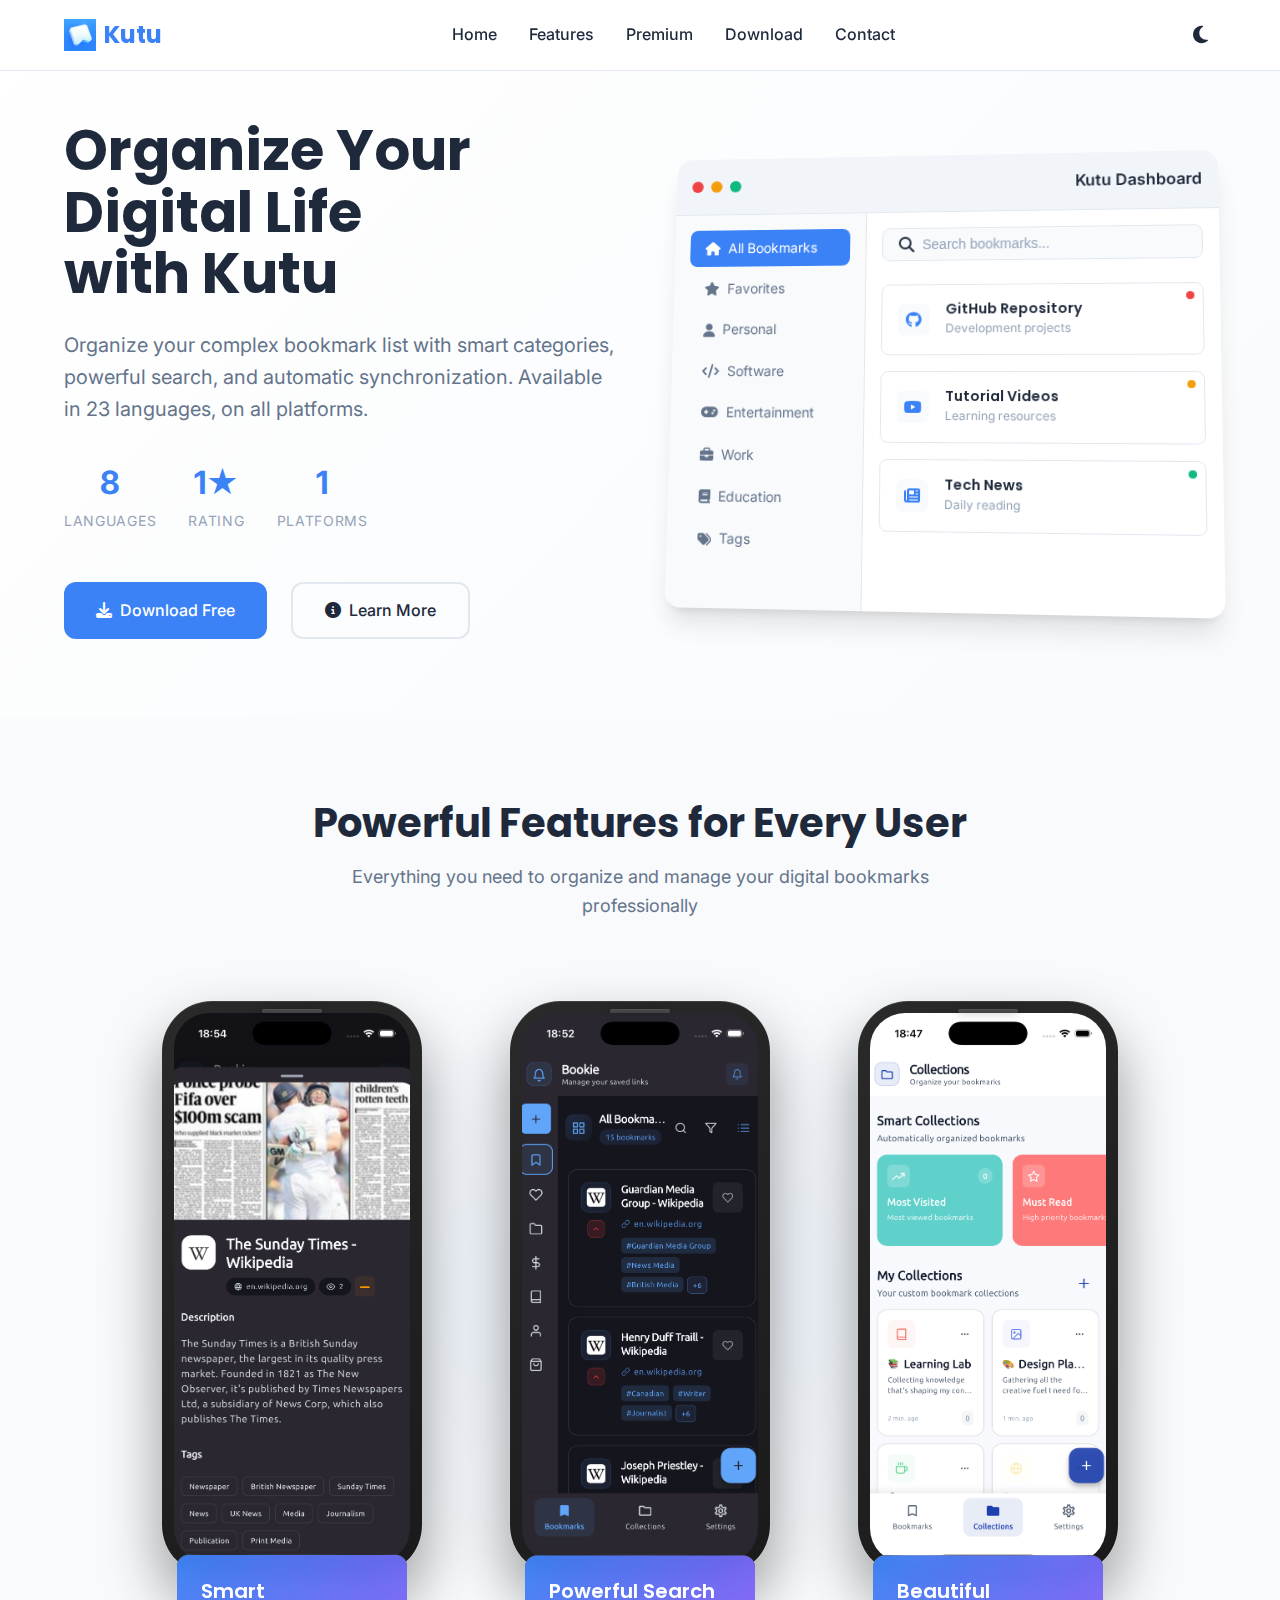
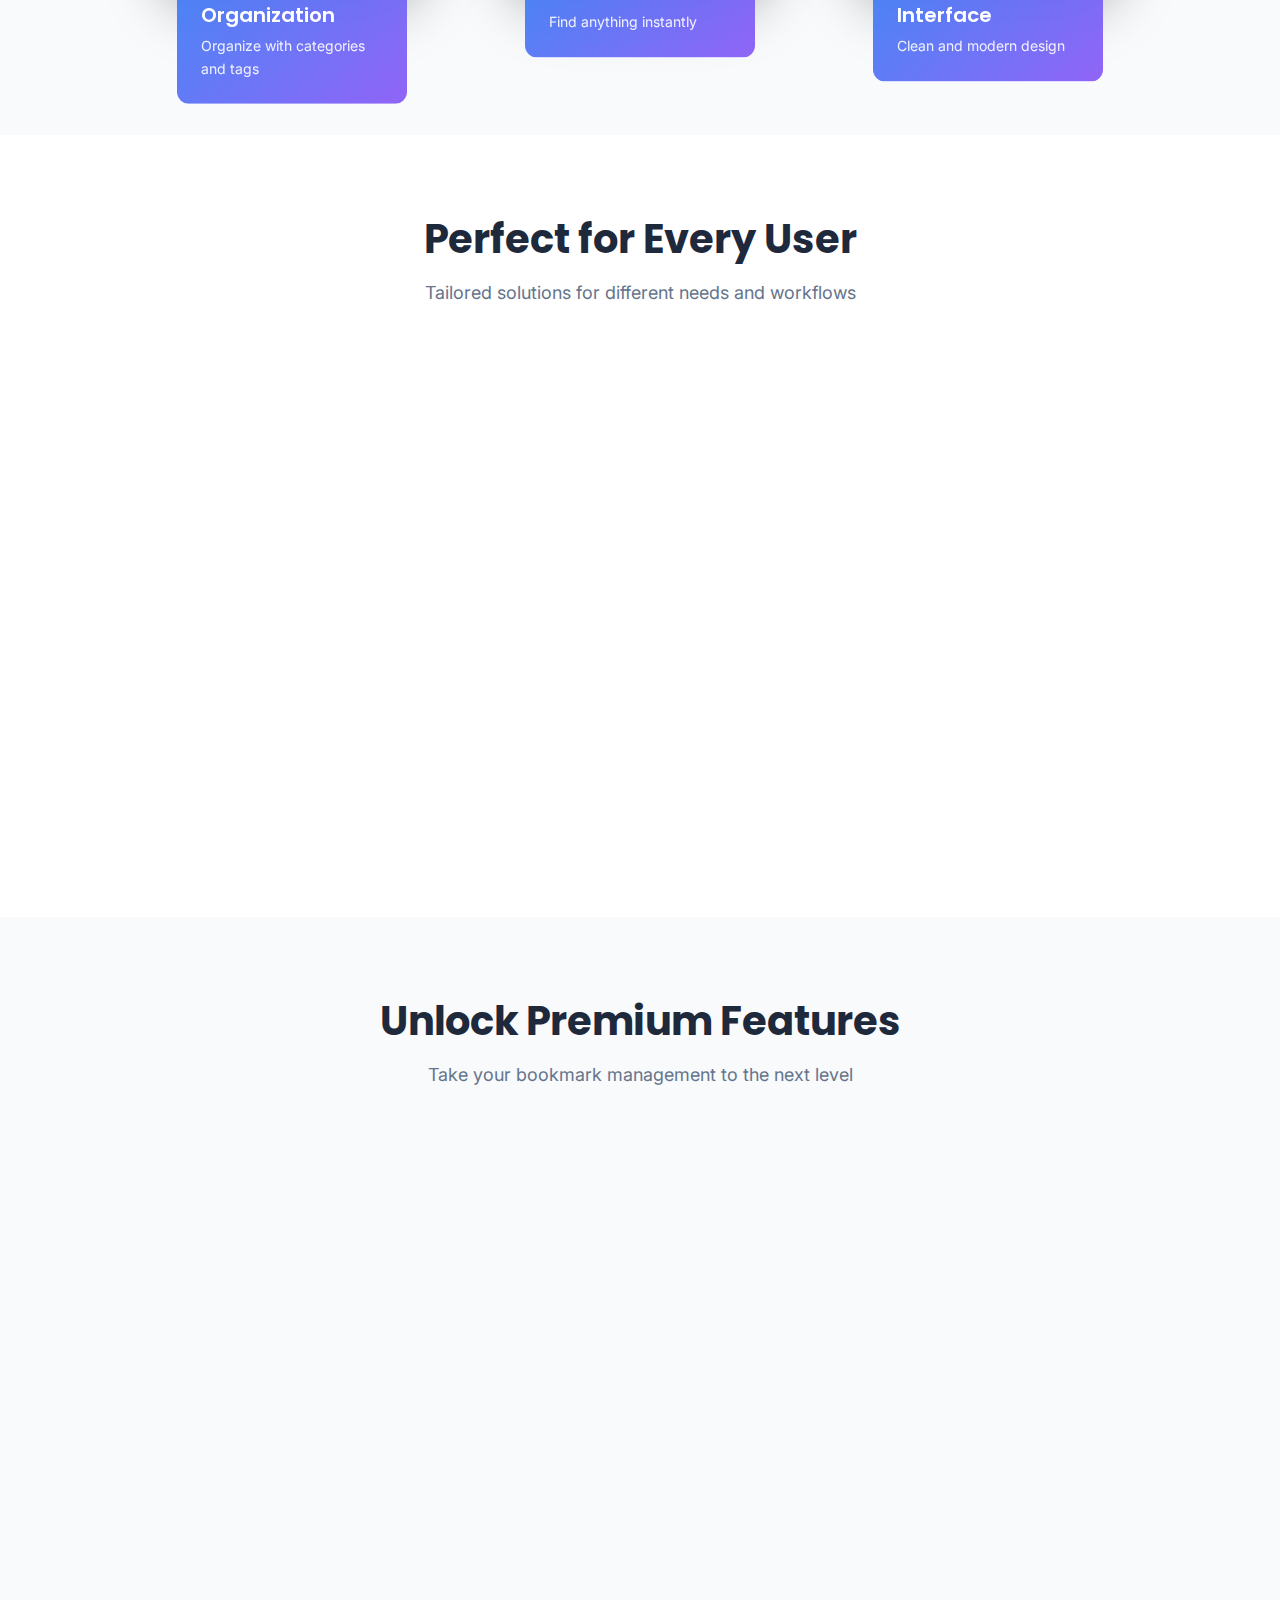
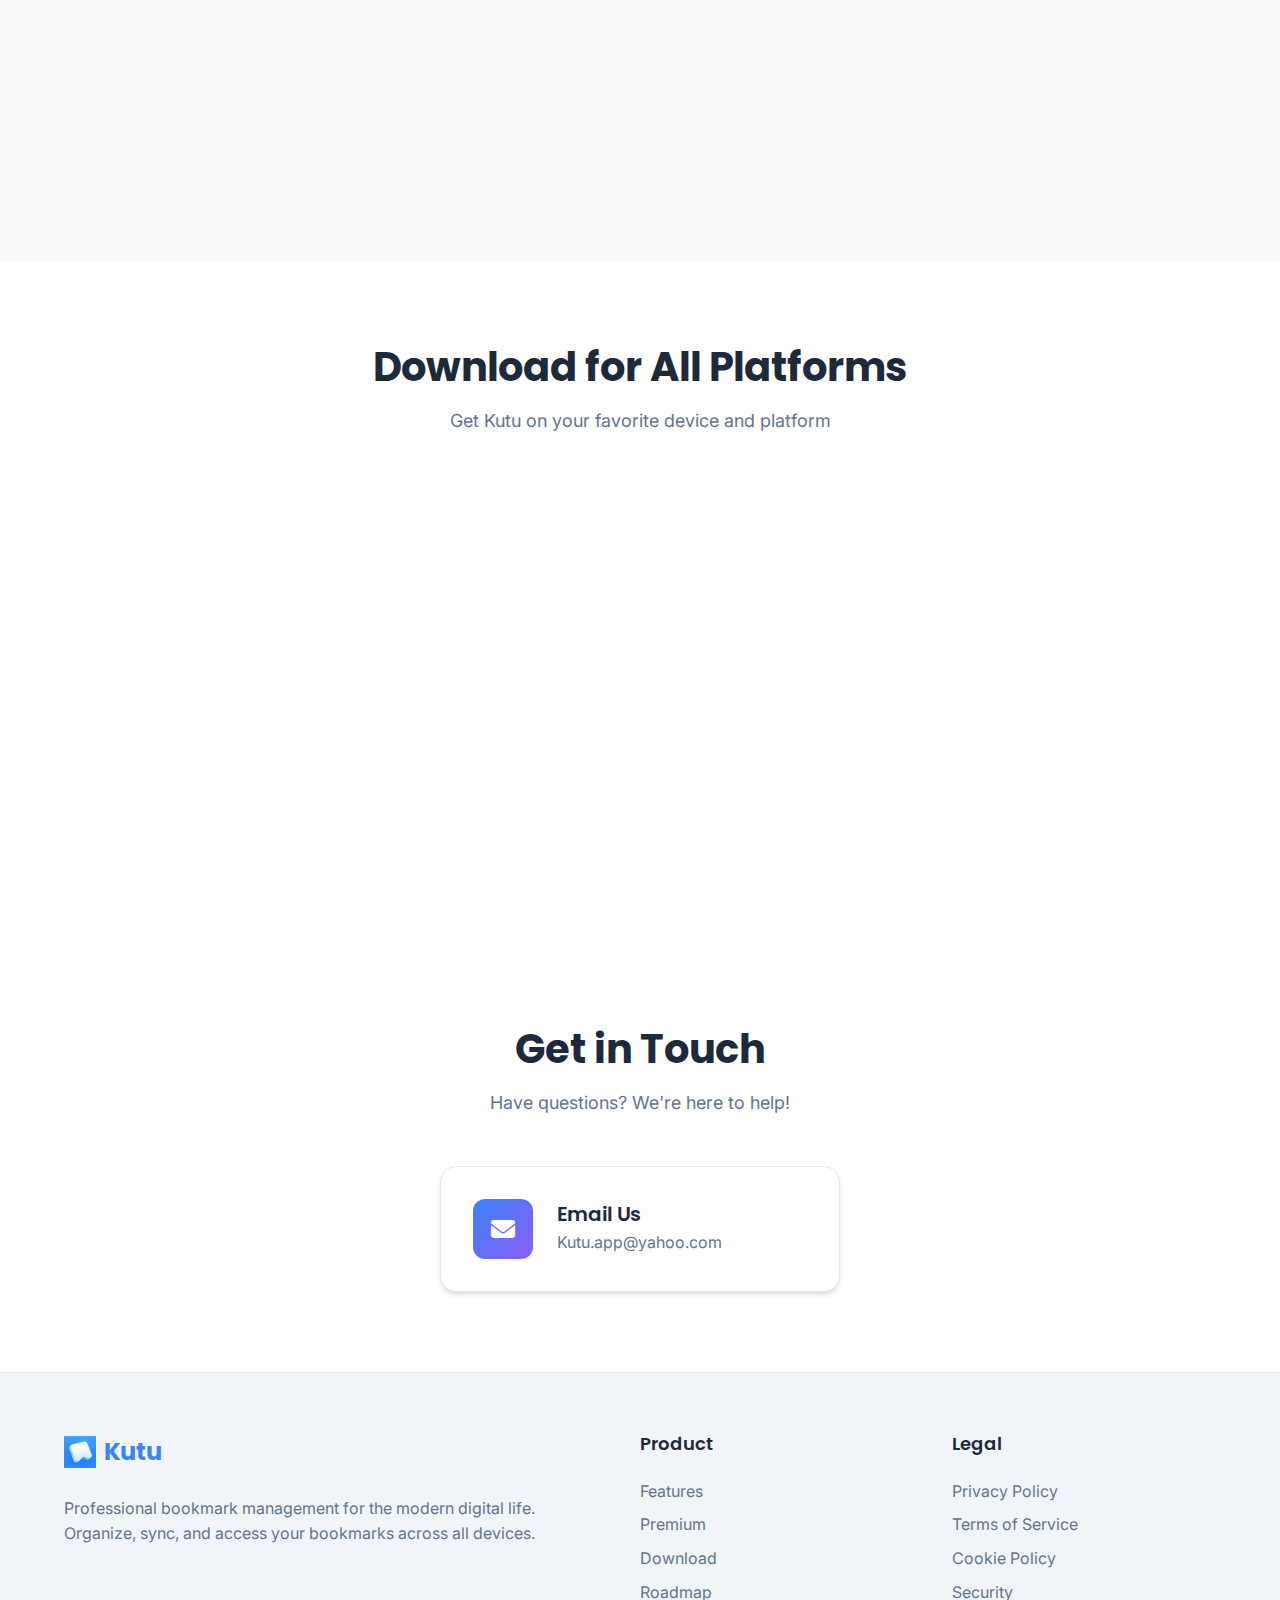
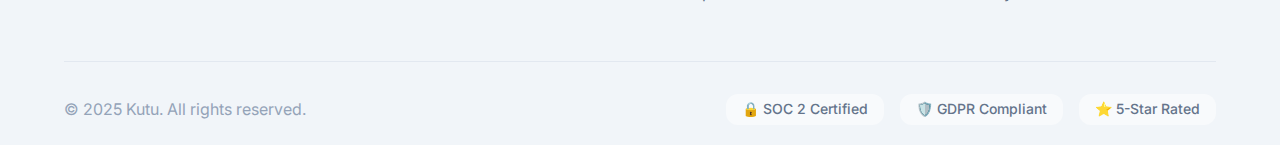
<file: index.html>
<!DOCTYPE html>
<html lang="en">
<head>
    <meta charset="UTF-8">
    <meta name="viewport" content="width=device-width, initial-scale=1.0">
    <title>Kutu - Advanced Bookmark Management</title>
    <meta name="description" content="Organize your digital life with Kutu - Professional bookmark management with smart categories, powerful search, and cross-platform sync.">
    
    <!-- Google Fonts -->
    <link href="https://fonts.googleapis.com/css2?family=Inter:wght@300;400;500;600;700&family=Poppins:wght@300;400;500;600;700&display=swap" rel="stylesheet">
    
    <!-- Font Awesome -->
    <link rel="stylesheet" href="https://cdnjs.cloudflare.com/ajax/libs/font-awesome/6.4.0/css/all.min.css">
    
    <!-- CSS -->
    <link rel="stylesheet" href="css/styles.css">
</head>
<body>
    <!-- Navigation -->
    <nav class="navbar">
        <div class="nav-container">
            <div class="nav-brand">
                <img src="source/icon.png" alt="Kutu" class="brand-icon-img">
                <span class="brand-text">Kutu</span>
            </div>
            <div class="nav-menu" id="nav-menu">
                <a href="#home" class="nav-link">Home</a>
                <a href="#features" class="nav-link">Features</a>
                <a href="#premium" class="nav-link">Premium</a>
                <a href="#download" class="nav-link">Download</a>
                <a href="#contact" class="nav-link">Contact</a>
            </div>
            <div class="nav-actions">
                <button class="theme-toggle" id="theme-toggle">
                    <i class="fas fa-moon"></i>
                </button>
                <button class="nav-toggle" id="nav-toggle">
                    <span></span>
                    <span></span>
                    <span></span>
                </button>
            </div>
        </div>
    </nav>

    <!-- Hero Section -->
    <section id="home" class="hero">
        <div class="hero-container">
            <div class="hero-content">
                <h1 class="hero-title">
                    Organize Your Digital Life
                    <span class="highlight">Manage Your Bookmarks Professionally</span>
                    with Kutu
                </h1>
                <p class="hero-subtitle">
                    Organize your complex bookmark list with smart categories, powerful search, and automatic synchronization. Available in 23 languages, on all platforms.
                </p>
                <div class="hero-stats">
                    <div class="stat">
                        <span class="stat-number">23</span>
                        <span class="stat-label">Languages</span>
                    </div>
                    <div class="stat">
                        <span class="stat-number">5★</span>
                        <span class="stat-label">Rating</span>
                    </div>
                    <div class="stat">
                        <span class="stat-number">3</span>
                        <span class="stat-label">Platforms</span>
                    </div>
                </div>
                <div class="hero-actions">
                    <a href="https://apps.apple.com/us/app/Kutu-bookmark-manager/id6749794222" target="_blank" class="btn btn-primary">
                        <i class="fas fa-download"></i>
                        Download Free
                    </a>
                    <button class="btn btn-secondary">
                        <i class="fas fa-info-circle"></i>
                        Learn More
                    </button>
                </div>
            </div>
            <div class="hero-visual">
                <div class="app-preview">
                    <div class="app-window">
                        <div class="window-header">
                            <div class="window-controls">
                                <span class="control red"></span>
                                <span class="control yellow"></span>
                                <span class="control green"></span>
                            </div>
                            <div class="window-title">Kutu Dashboard</div>
                        </div>
                        <div class="window-content">
                            <div class="sidebar">
                                <div class="sidebar-item active">
                                    <i class="fas fa-home"></i>
                                    <span>All Bookmarks</span>
                                </div>
                                <div class="sidebar-item">
                                    <i class="fas fa-star"></i>
                                    <span>Favorites</span>
                                </div>
                                <div class="sidebar-item">
                                    <i class="fas fa-user"></i>
                                    <span>Personal</span>
                                </div>
                                <div class="sidebar-item">
                                    <i class="fas fa-code"></i>
                                    <span>Software</span>
                                </div>
                                <div class="sidebar-item">
                                    <i class="fas fa-gamepad"></i>
                                    <span>Entertainment</span>
                                </div>
                                <div class="sidebar-item">
                                    <i class="fas fa-briefcase"></i>
                                    <span>Work</span>
                                </div>
                                <div class="sidebar-item">
                                    <i class="fas fa-book"></i>
                                    <span>Education</span>
                                </div>
                                <div class="sidebar-item">
                                    <i class="fas fa-tags"></i>
                                    <span>Tags</span>
                                </div>
                            </div>
                            <div class="main-content">
                                <div class="search-bar">
                                    <i class="fas fa-search"></i>
                                    <input type="text" placeholder="Search bookmarks...">
                                </div>
                                <div class="bookmark-grid">
                                    <div class="bookmark-card">
                                        <div class="bookmark-favicon">
                                            <i class="fab fa-github"></i>
                                        </div>
                                        <div class="bookmark-info">
                                            <h4>GitHub Repository</h4>
                                            <p>Development projects</p>
                                        </div>
                                        <div class="bookmark-priority high"></div>
                                    </div>
                                    <div class="bookmark-card">
                                        <div class="bookmark-favicon">
                                            <i class="fab fa-youtube"></i>
                                        </div>
                                        <div class="bookmark-info">
                                            <h4>Tutorial Videos</h4>
                                            <p>Learning resources</p>
                                        </div>
                                        <div class="bookmark-priority medium"></div>
                                    </div>
                                    <div class="bookmark-card">
                                        <div class="bookmark-favicon">
                                            <i class="fas fa-newspaper"></i>
                                        </div>
                                        <div class="bookmark-info">
                                            <h4>Tech News</h4>
                                            <p>Daily reading</p>
                                        </div>
                                        <div class="bookmark-priority low"></div>
                                    </div>
                                </div>
                            </div>
                        </div>
                    </div>
                </div>
            </div>
        </div>
    </section>

    <!-- Features Section -->
    <section id="features" class="features">
        <div class="container">
            <div class="section-header">
                <h2 class="section-title">Powerful Features for Every User</h2>
                <p class="section-subtitle">Everything you need to organize and manage your digital bookmarks professionally</p>
            </div>
            
            <!-- Feature Screenshots -->
            <div class="feature-screenshots">
                <div class="screenshot-item">
                    <img src="source/ss1.png" alt="Smart Organization" class="feature-screenshot">
                    <div class="screenshot-overlay">
                        <h3>Smart Organization</h3>
                        <p>Organize with categories and tags</p>
                    </div>
                </div>
                <div class="screenshot-item">
                    <img src="source/ss2.png" alt="Powerful Search" class="feature-screenshot">
                    <div class="screenshot-overlay">
                        <h3>Powerful Search</h3>
                        <p>Find anything instantly</p>
                    </div>
                </div>
                <div class="screenshot-item">
                    <img src="source/ss3.png" alt="Beautiful Interface" class="feature-screenshot">
                    <div class="screenshot-overlay">
                        <h3>Beautiful Interface</h3>
                        <p>Clean and modern design</p>
                    </div>
                </div>
            </div>
            
            </div>
        </div>
    </section>

    <!-- Target Audience Section -->
    <section class="audience">
        <div class="container">
            <div class="section-header">
                <h2 class="section-title">Perfect for Every User</h2>
                <p class="section-subtitle">Tailored solutions for different needs and workflows</p>
            </div>
            
            <div class="audience-grid">
                <div class="audience-card">
                    <div class="audience-icon">
                        <i class="fas fa-briefcase"></i>
                    </div>
                    <h3>For Professionals</h3>
                    <p>Organize your research links, references, and work resources professionally. Create project-based categories and share collections with your team.</p>
                    <ul class="audience-features">
                        <li><i class="fas fa-check"></i> Project-based organization</li>
                        <li><i class="fas fa-check"></i> Team collaboration</li>
                        <li><i class="fas fa-check"></i> Advanced tagging</li>
                        <li><i class="fas fa-check"></i> Export capabilities</li>
                    </ul>
                </div>

                <div class="audience-card">
                    <div class="audience-icon">
                        <i class="fas fa-graduation-cap"></i>
                    </div>
                    <h3>For Students</h3>
                    <p>Keep your course materials, research resources, and assignment links organized. Find what you're looking for quickly during exam season.</p>
                    <ul class="audience-features">
                        <li><i class="fas fa-check"></i> Course-based folders</li>
                        <li><i class="fas fa-check"></i> Study reminders</li>
                        <li><i class="fas fa-check"></i> Priority marking</li>
                        <li><i class="fas fa-check"></i> Exam preparation</li>
                    </ul>
                </div>

                <div class="audience-card">
                    <div class="audience-icon">
                        <i class="fas fa-home"></i>
                    </div>
                    <h3>Personal Use</h3>
                    <p>Hobbies, recipes, shopping lists—collect all your digital references in one place. Create personal collections and never lose track of interesting content.</p>
                    <ul class="audience-features">
                        <li><i class="fas fa-check"></i> Personal collections</li>
                        <li><i class="fas fa-check"></i> Recipe organization</li>
                        <li><i class="fas fa-check"></i> Hobby tracking</li>
                        <li><i class="fas fa-check"></i> Shopping lists</li>
                    </ul>
                </div>
            </div>
        </div>
    </section>

    <!-- Premium Section -->
    <section id="premium" class="premium">
        <div class="container">
            <div class="section-header">
                <h2 class="section-title">Unlock Premium Features</h2>
                <p class="section-subtitle">Take your bookmark management to the next level</p>
            </div>
            
            <div class="pricing-cards">
                <div class="pricing-card">
                    <div class="pricing-header">
                        <h3>Weekly</h3>
                        <div class="price">
                            <span class="currency">$</span>
                            <span class="amount">2.99</span>
                            <span class="period">/week</span>
                        </div>
                    </div>
                    <ul class="pricing-features">
                        <li><i class="fas fa-check"></i> Unlimited bookmarks</li>
                        <li><i class="fas fa-check"></i> Unlimited categories</li>
                        <li><i class="fas fa-check"></i> Advanced search & AI</li>
                        <li><i class="fas fa-check"></i> All 23 languages</li>
                        <li><i class="fas fa-check"></i> Custom themes</li>
                        <li><i class="fas fa-check"></i> Cloud synchronization</li>
                        <li><i class="fas fa-check"></i> Automatic backup</li>
                        <li><i class="fas fa-check"></i> Priority support</li>
                        <li><i class="fas fa-check"></i> Advanced export</li>
                    </ul>
                </div>

                <div class="pricing-card featured">
                    <div class="pricing-badge">Most Popular</div>
                    <div class="pricing-header">
                        <h3>Yearly</h3>
                        <div class="price">
                            <span class="currency">$</span>
                            <span class="amount">34.99</span>
                            <span class="period">/year</span>
                        </div>
                        <div class="price-note">Save 51%</div>
                    </div>
                    <ul class="pricing-features">
                        <li><i class="fas fa-check"></i> Unlimited bookmarks</li>
                        <li><i class="fas fa-check"></i> Unlimited categories</li>
                        <li><i class="fas fa-check"></i> Advanced search & AI</li>
                        <li><i class="fas fa-check"></i> All 23 languages</li>
                        <li><i class="fas fa-check"></i> Custom themes</li>
                        <li><i class="fas fa-check"></i> Cloud synchronization</li>
                        <li><i class="fas fa-check"></i> Automatic backup</li>
                        <li><i class="fas fa-check"></i> Priority support</li>
                        <li><i class="fas fa-check"></i> Advanced export</li>
                    </ul>
                </div>

                <div class="pricing-card">
                    <div class="pricing-header">
                        <h3>Monthly</h3>
                        <div class="price">
                            <span class="currency">$</span>
                            <span class="amount">5.99</span>
                            <span class="period">/month</span>
                        </div>
                    </div>
                    <ul class="pricing-features">
                        <li><i class="fas fa-check"></i> Unlimited bookmarks</li>
                        <li><i class="fas fa-check"></i> Unlimited categories</li>
                        <li><i class="fas fa-check"></i> Advanced search & AI</li>
                        <li><i class="fas fa-check"></i> All 23 languages</li>
                        <li><i class="fas fa-check"></i> Custom themes</li>
                        <li><i class="fas fa-check"></i> Cloud synchronization</li>
                        <li><i class="fas fa-check"></i> Automatic backup</li>
                        <li><i class="fas fa-check"></i> Priority support</li>
                        <li><i class="fas fa-check"></i> Advanced export</li>
                    </ul>
                </div>
            </div>
        </div>
    </section>

    <!-- Download Section -->
    <section id="download" class="download">
        <div class="container">
            <div class="section-header">
                <h2 class="section-title">Download for All Platforms</h2>
                <p class="section-subtitle">Get Kutu on your favorite device and platform</p>
            </div>
            
            <div class="platforms-grid">
                <div class="platform-card">
                    <div class="platform-icon">
                        <i class="fab fa-apple"></i>
                    </div>
                    <h3>macOS</h3>
                    <p>Native app for Mac</p>
                    <a href="https://apps.apple.com/us/app/Kutu-bookmark-manager/id6749794222" target="_blank" class="btn btn-primary">
                        <i class="fas fa-download"></i>
                        Download
                    </a>
                </div>

                <div class="platform-card">
                    <div class="platform-icon">
                        <i class="fab fa-app-store-ios"></i>
                    </div>
                    <h3>iOS</h3>
                    <p>iPhone</p>
                    <a href="https://apps.apple.com/us/app/Kutu-bookmark-manager/id6749794222" target="_blank" class="btn btn-primary">
                        <i class="fas fa-download"></i>
                        Download
                    </a>
                </div>

                <div class="platform-card">
                    <div class="platform-icon">
                        <i class="fas fa-tablet-alt"></i>
                    </div>
                    <h3>iPad</h3>
                    <p>Optimized for iPad</p>
                    <a href="https://apps.apple.com/us/app/Kutu-bookmark-manager/id6749794222" target="_blank" class="btn btn-primary">
                        <i class="fas fa-download"></i>
                        Download
                    </a>
                </div>
            </div>
        </div>
    </section>

    <!-- Contact Section -->
    <section id="contact" class="contact">
        <div class="container">
            <div class="section-header">
                <h2 class="section-title">Get in Touch</h2>
                <p class="section-subtitle">Have questions? We're here to help!</p>
            </div>
            
            <div class="contact-content">
                <div class="contact-info">
                    <div class="contact-item">
                        <div class="contact-icon">
                            <i class="fas fa-envelope"></i>
                        </div>
                        <div class="contact-details">
                            <h4>Email Us</h4>
                            <p>Kutu.app@yahoo.com</p>
                        </div>
                    </div>
                </div>
            </div>
        </div>
    </section>

    <!-- Footer -->
    <footer class="footer">
        <div class="container">
            <div class="footer-content">
                <div class="footer-section">
                    <div class="footer-brand">
                        <img src="source/icon.png" alt="Kutu" class="brand-icon-img">
                        <span class="brand-text">Kutu</span>
                    </div>
                    <p>Professional bookmark management for the modern digital life. Organize, sync, and access your bookmarks across all devices.</p>
                </div>
                
                <div class="footer-section">
                    <h4>Product</h4>
                    <ul class="footer-links">
                        <li><a href="#features">Features</a></li>
                        <li><a href="#premium">Premium</a></li>
                        <li><a href="#download">Download</a></li>
                        <li><a href="#">Roadmap</a></li>
                    </ul>
                </div>
                
                <div class="footer-section">
                    <h4>Legal</h4>
                    <ul class="footer-links">
                        <li><a href="privacy-policy.html">Privacy Policy</a></li>
                        <li><a href="terms-of-service.html">Terms of Service</a></li>
                        <li><a href="cookie-policy.html">Cookie Policy</a></li>
                        <li><a href="security.html">Security</a></li>
                    </ul>
                </div>
            </div>
            
            <div class="footer-bottom">
                <p>&copy; 2025 Kutu. All rights reserved.</p>
                <div class="footer-badges">
                    <span class="badge">🔒 SOC 2 Certified</span>
                    <span class="badge">🛡️ GDPR Compliant</span>
                    <span class="badge">⭐ 5-Star Rated</span>
                </div>
            </div>
        </div>
    </footer>

    <!-- JavaScript -->
    <script src="js/main.js"></script>
</body>
</html>
</file>
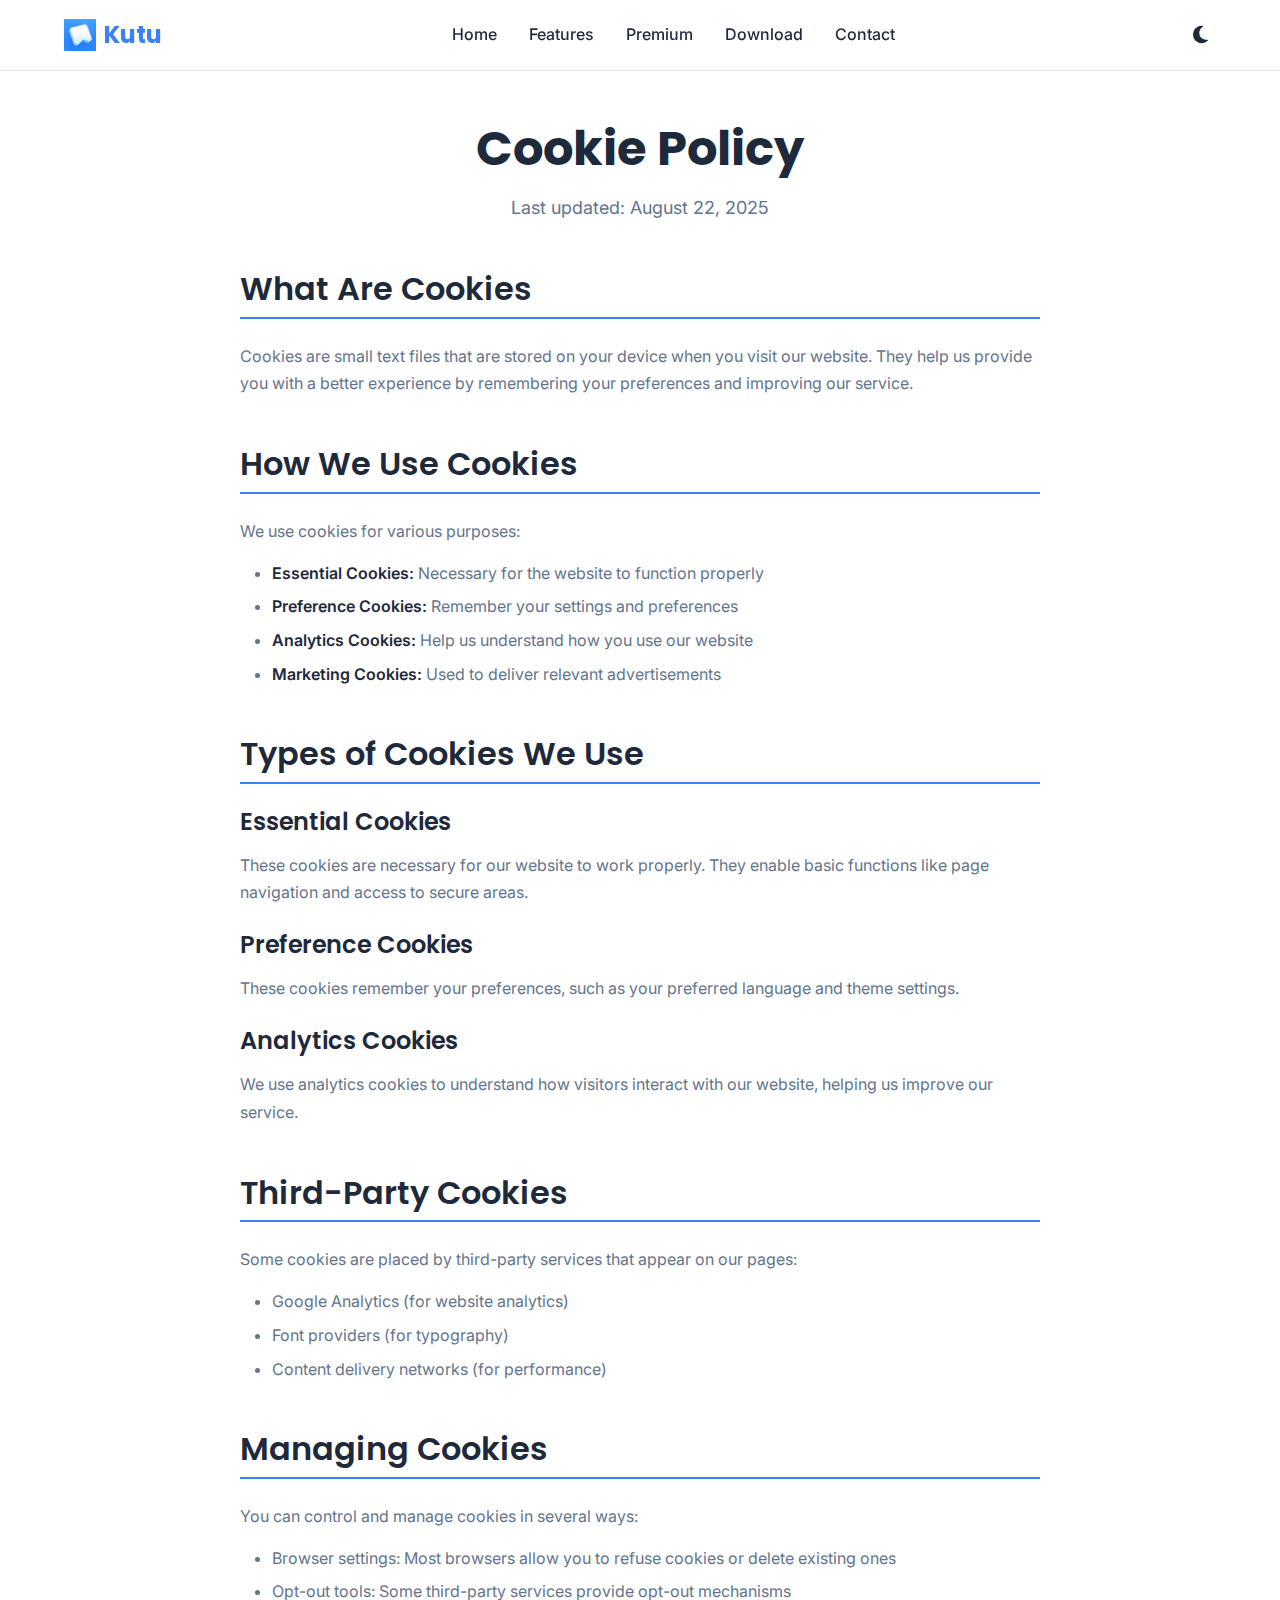
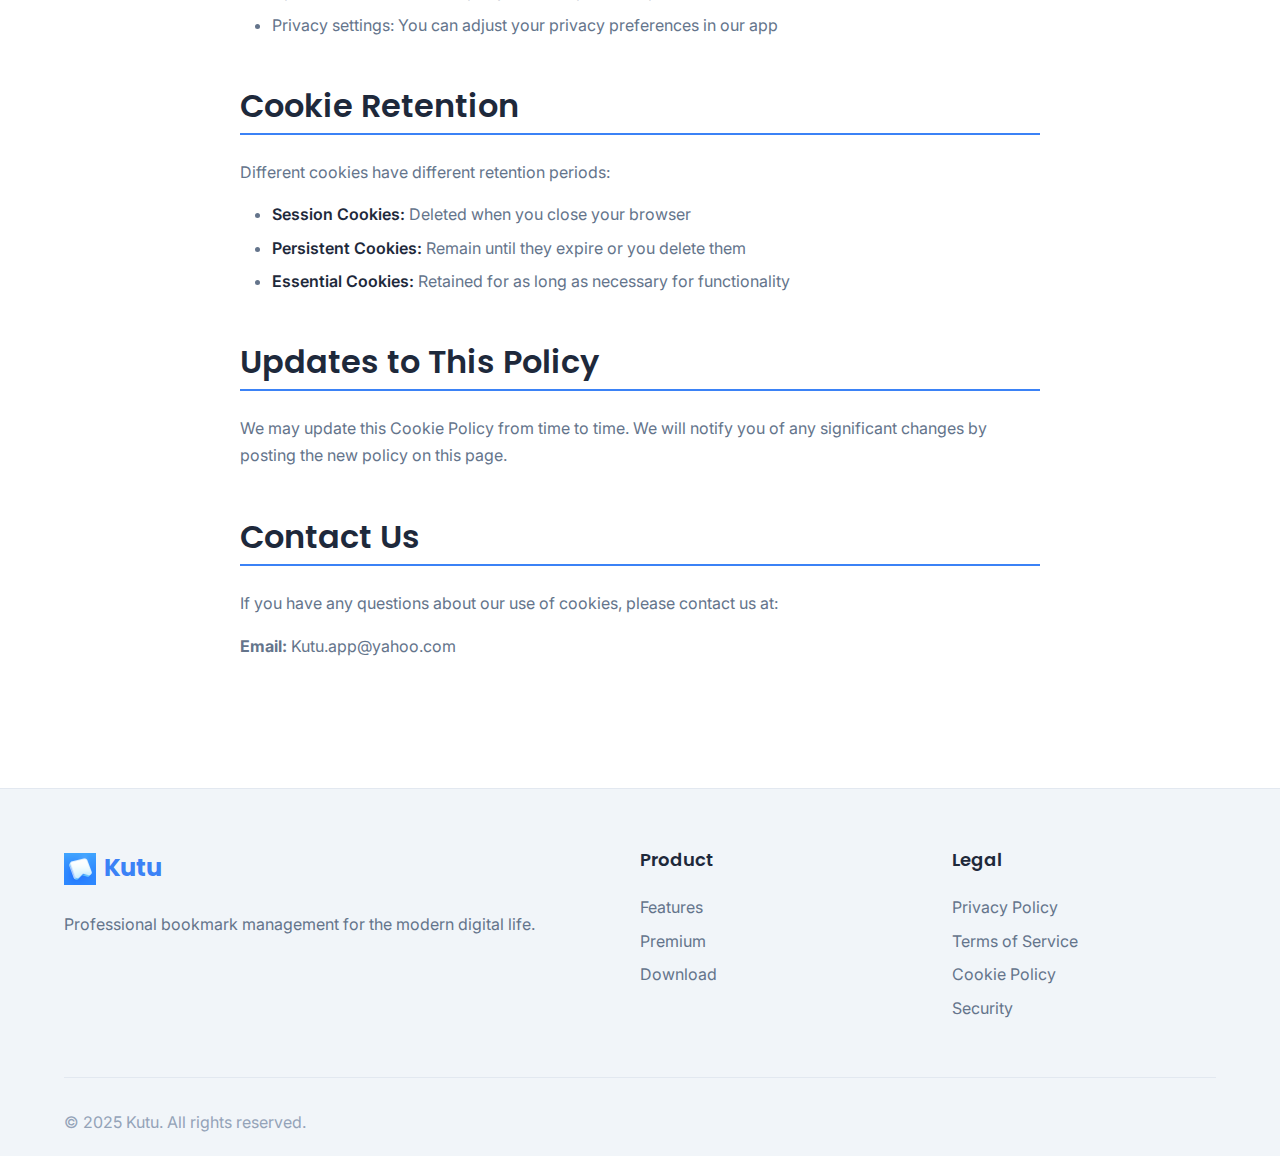
<file: cookie-policy.html>
<!DOCTYPE html>
<html lang="en">
<head>
    <meta charset="UTF-8">
    <meta name="viewport" content="width=device-width, initial-scale=1.0">
    <title>Cookie Policy - Kutu</title>
    <meta name="description" content="Cookie Policy for Kutu - Advanced Bookmark Management Application">
    
    <!-- Google Fonts -->
    <link href="https://fonts.googleapis.com/css2?family=Inter:wght@300;400;500;600;700&family=Poppins:wght@300;400;500;600;700&display=swap" rel="stylesheet">
    
    <!-- Font Awesome -->
    <link rel="stylesheet" href="https://cdnjs.cloudflare.com/ajax/libs/font-awesome/6.4.0/css/all.min.css">
    
    <!-- CSS -->
    <link rel="stylesheet" href="css/styles.css">
</head>
<body>
    <!-- Navigation -->
    <nav class="navbar">
        <div class="nav-container">
            <div class="nav-brand">
                <img src="source/icon.png" alt="Kutu" class="brand-icon-img">
                <span class="brand-text">Kutu</span>
            </div>
            <div class="nav-menu" id="nav-menu">
                <a href="index.html" class="nav-link">Home</a>
                <a href="index.html#features" class="nav-link">Features</a>
                <a href="index.html#premium" class="nav-link">Premium</a>
                <a href="index.html#download" class="nav-link">Download</a>
                <a href="index.html#contact" class="nav-link">Contact</a>
            </div>
            <div class="nav-actions">
                <button class="theme-toggle" id="theme-toggle">
                    <i class="fas fa-moon"></i>
                </button>
                <button class="nav-toggle" id="nav-toggle">
                    <span></span>
                    <span></span>
                    <span></span>
                </button>
            </div>
        </div>
    </nav>

    <!-- Legal Page Content -->
    <section class="legal-page">
        <div class="container">
            <div class="legal-header">
                <h1>Cookie Policy</h1>
                <p class="legal-subtitle">Last updated: August 22, 2025</p>
            </div>
            
            <div class="legal-content">
                <div class="legal-section">
                    <h2>What Are Cookies</h2>
                    <p>Cookies are small text files that are stored on your device when you visit our website. They help us provide you with a better experience by remembering your preferences and improving our service.</p>
                </div>

                <div class="legal-section">
                    <h2>How We Use Cookies</h2>
                    <p>We use cookies for various purposes:</p>
                    <ul>
                        <li><strong>Essential Cookies:</strong> Necessary for the website to function properly</li>
                        <li><strong>Preference Cookies:</strong> Remember your settings and preferences</li>
                        <li><strong>Analytics Cookies:</strong> Help us understand how you use our website</li>
                        <li><strong>Marketing Cookies:</strong> Used to deliver relevant advertisements</li>
                    </ul>
                </div>

                <div class="legal-section">
                    <h2>Types of Cookies We Use</h2>
                    
                    <h3>Essential Cookies</h3>
                    <p>These cookies are necessary for our website to work properly. They enable basic functions like page navigation and access to secure areas.</p>
                    
                    <h3>Preference Cookies</h3>
                    <p>These cookies remember your preferences, such as your preferred language and theme settings.</p>
                    
                    <h3>Analytics Cookies</h3>
                    <p>We use analytics cookies to understand how visitors interact with our website, helping us improve our service.</p>
                </div>

                <div class="legal-section">
                    <h2>Third-Party Cookies</h2>
                    <p>Some cookies are placed by third-party services that appear on our pages:</p>
                    <ul>
                        <li>Google Analytics (for website analytics)</li>
                        <li>Font providers (for typography)</li>
                        <li>Content delivery networks (for performance)</li>
                    </ul>
                </div>

                <div class="legal-section">
                    <h2>Managing Cookies</h2>
                    <p>You can control and manage cookies in several ways:</p>
                    <ul>
                        <li>Browser settings: Most browsers allow you to refuse cookies or delete existing ones</li>
                        <li>Opt-out tools: Some third-party services provide opt-out mechanisms</li>
                        <li>Privacy settings: You can adjust your privacy preferences in our app</li>
                    </ul>
                </div>

                <div class="legal-section">
                    <h2>Cookie Retention</h2>
                    <p>Different cookies have different retention periods:</p>
                    <ul>
                        <li><strong>Session Cookies:</strong> Deleted when you close your browser</li>
                        <li><strong>Persistent Cookies:</strong> Remain until they expire or you delete them</li>
                        <li><strong>Essential Cookies:</strong> Retained for as long as necessary for functionality</li>
                    </ul>
                </div>

                <div class="legal-section">
                    <h2>Updates to This Policy</h2>
                    <p>We may update this Cookie Policy from time to time. We will notify you of any significant changes by posting the new policy on this page.</p>
                </div>

                <div class="legal-section">
                    <h2>Contact Us</h2>
                    <p>If you have any questions about our use of cookies, please contact us at:</p>
                    <p><strong>Email:</strong> Kutu.app@yahoo.com</p>
                </div>
            </div>
        </div>
    </section>

    <!-- Footer -->
    <footer class="footer">
        <div class="container">
            <div class="footer-content">
                <div class="footer-section">
                    <div class="footer-brand">
                        <img src="source/icon.png" alt="Kutu" class="brand-icon-img">
                        <span class="brand-text">Kutu</span>
                    </div>
                    <p>Professional bookmark management for the modern digital life.</p>
                </div>
                
                <div class="footer-section">
                    <h4>Product</h4>
                    <ul class="footer-links">
                        <li><a href="index.html#features">Features</a></li>
                        <li><a href="index.html#premium">Premium</a></li>
                        <li><a href="index.html#download">Download</a></li>
                    </ul>
                </div>
                
                <div class="footer-section">
                    <h4>Legal</h4>
                    <ul class="footer-links">
                        <li><a href="privacy-policy.html">Privacy Policy</a></li>
                        <li><a href="terms-of-service.html">Terms of Service</a></li>
                        <li><a href="cookie-policy.html">Cookie Policy</a></li>
                        <li><a href="security.html">Security</a></li>
                    </ul>
                </div>
            </div>
            
            <div class="footer-bottom">
                <p>&copy; 2025 Kutu. All rights reserved.</p>
            </div>
        </div>
    </footer>

    <!-- JavaScript -->
    <script src="js/main.js"></script>
</body>
</html>
</file>
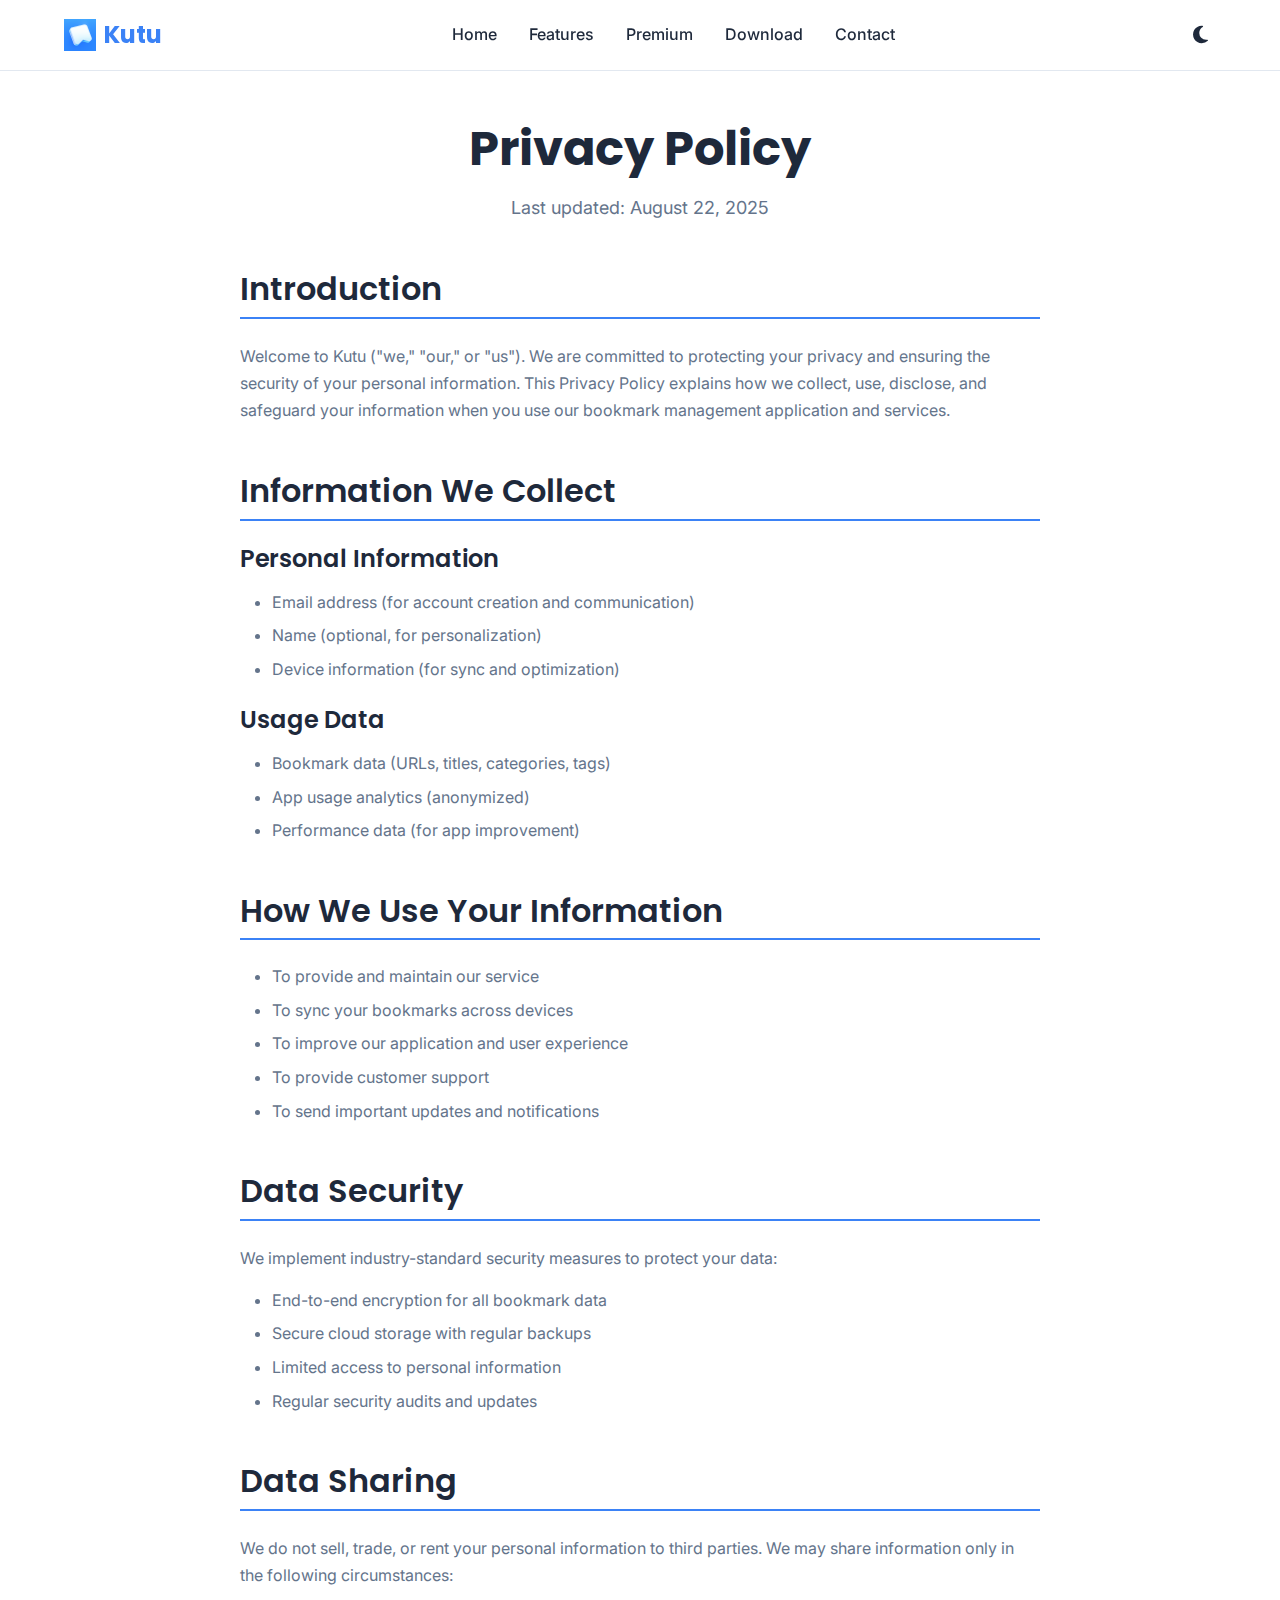
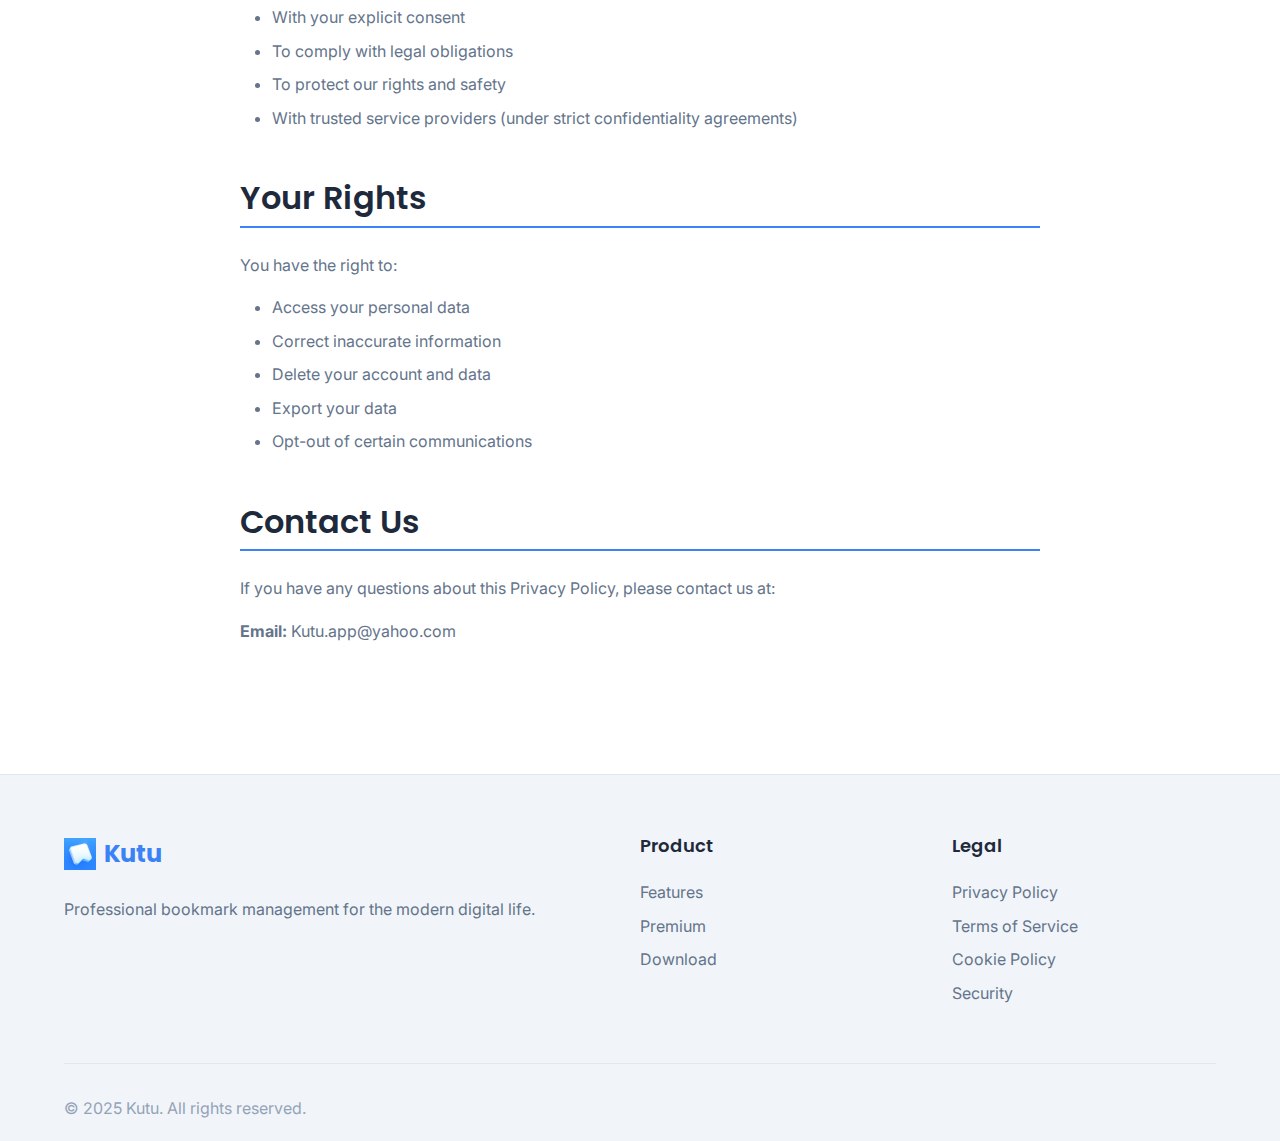
<file: privacy-policy.html>
<!DOCTYPE html>
<html lang="en">
<head>
    <meta charset="UTF-8">
    <meta name="viewport" content="width=device-width, initial-scale=1.0">
    <title>Privacy Policy - Kutu</title>
    <meta name="description" content="Privacy Policy for Kutu - Advanced Bookmark Management Application">
    
    <!-- Google Fonts -->
    <link href="https://fonts.googleapis.com/css2?family=Inter:wght@300;400;500;600;700&family=Poppins:wght@300;400;500;600;700&display=swap" rel="stylesheet">
    
    <!-- Font Awesome -->
    <link rel="stylesheet" href="https://cdnjs.cloudflare.com/ajax/libs/font-awesome/6.4.0/css/all.min.css">
    
    <!-- CSS -->
    <link rel="stylesheet" href="css/styles.css">
</head>
<body>
    <!-- Navigation -->
    <nav class="navbar">
        <div class="nav-container">
            <div class="nav-brand">
                <img src="source/icon.png" alt="Kutu" class="brand-icon-img">
                <span class="brand-text">Kutu</span>
            </div>
            <div class="nav-menu" id="nav-menu">
                <a href="index.html" class="nav-link">Home</a>
                <a href="index.html#features" class="nav-link">Features</a>
                <a href="index.html#premium" class="nav-link">Premium</a>
                <a href="index.html#download" class="nav-link">Download</a>
                <a href="index.html#contact" class="nav-link">Contact</a>
            </div>
            <div class="nav-actions">
                <button class="theme-toggle" id="theme-toggle">
                    <i class="fas fa-moon"></i>
                </button>
                <button class="nav-toggle" id="nav-toggle">
                    <span></span>
                    <span></span>
                    <span></span>
                </button>
            </div>
        </div>
    </nav>

    <!-- Legal Page Content -->
    <section class="legal-page">
        <div class="container">
            <div class="legal-header">
                <h1>Privacy Policy</h1>
                <p class="legal-subtitle">Last updated: August 22, 2025</p>
            </div>
            
            <div class="legal-content">
                <div class="legal-section">
                    <h2>Introduction</h2>
                    <p>Welcome to Kutu ("we," "our," or "us"). We are committed to protecting your privacy and ensuring the security of your personal information. This Privacy Policy explains how we collect, use, disclose, and safeguard your information when you use our bookmark management application and services.</p>
                </div>

                <div class="legal-section">
                    <h2>Information We Collect</h2>
                    <h3>Personal Information</h3>
                    <ul>
                        <li>Email address (for account creation and communication)</li>
                        <li>Name (optional, for personalization)</li>
                        <li>Device information (for sync and optimization)</li>
                    </ul>
                    
                    <h3>Usage Data</h3>
                    <ul>
                        <li>Bookmark data (URLs, titles, categories, tags)</li>
                        <li>App usage analytics (anonymized)</li>
                        <li>Performance data (for app improvement)</li>
                    </ul>
                </div>

                <div class="legal-section">
                    <h2>How We Use Your Information</h2>
                    <ul>
                        <li>To provide and maintain our service</li>
                        <li>To sync your bookmarks across devices</li>
                        <li>To improve our application and user experience</li>
                        <li>To provide customer support</li>
                        <li>To send important updates and notifications</li>
                    </ul>
                </div>

                <div class="legal-section">
                    <h2>Data Security</h2>
                    <p>We implement industry-standard security measures to protect your data:</p>
                    <ul>
                        <li>End-to-end encryption for all bookmark data</li>
                        <li>Secure cloud storage with regular backups</li>
                        <li>Limited access to personal information</li>
                        <li>Regular security audits and updates</li>
                    </ul>
                </div>

                <div class="legal-section">
                    <h2>Data Sharing</h2>
                    <p>We do not sell, trade, or rent your personal information to third parties. We may share information only in the following circumstances:</p>
                    <ul>
                        <li>With your explicit consent</li>
                        <li>To comply with legal obligations</li>
                        <li>To protect our rights and safety</li>
                        <li>With trusted service providers (under strict confidentiality agreements)</li>
                    </ul>
                </div>

                <div class="legal-section">
                    <h2>Your Rights</h2>
                    <p>You have the right to:</p>
                    <ul>
                        <li>Access your personal data</li>
                        <li>Correct inaccurate information</li>
                        <li>Delete your account and data</li>
                        <li>Export your data</li>
                        <li>Opt-out of certain communications</li>
                    </ul>
                </div>

                <div class="legal-section">
                    <h2>Contact Us</h2>
                    <p>If you have any questions about this Privacy Policy, please contact us at:</p>
                    <p><strong>Email:</strong> Kutu.app@yahoo.com</p>
                </div>
            </div>
        </div>
    </section>

    <!-- Footer -->
    <footer class="footer">
        <div class="container">
            <div class="footer-content">
                <div class="footer-section">
                    <div class="footer-brand">
                        <img src="source/icon.png" alt="Kutu" class="brand-icon-img">
                        <span class="brand-text">Kutu</span>
                    </div>
                    <p>Professional bookmark management for the modern digital life.</p>
                </div>
                
                <div class="footer-section">
                    <h4>Product</h4>
                    <ul class="footer-links">
                        <li><a href="index.html#features">Features</a></li>
                        <li><a href="index.html#premium">Premium</a></li>
                        <li><a href="index.html#download">Download</a></li>
                    </ul>
                </div>
                
                <div class="footer-section">
                    <h4>Legal</h4>
                    <ul class="footer-links">
                        <li><a href="privacy-policy.html">Privacy Policy</a></li>
                        <li><a href="terms-of-service.html">Terms of Service</a></li>
                        <li><a href="cookie-policy.html">Cookie Policy</a></li>
                        <li><a href="security.html">Security</a></li>
                    </ul>
                </div>
            </div>
            
            <div class="footer-bottom">
                <p>&copy; 2025 Kutu. All rights reserved.</p>
            </div>
        </div>
    </footer>

    <!-- JavaScript -->
    <script src="js/main.js"></script>
</body>
</html>
</file>
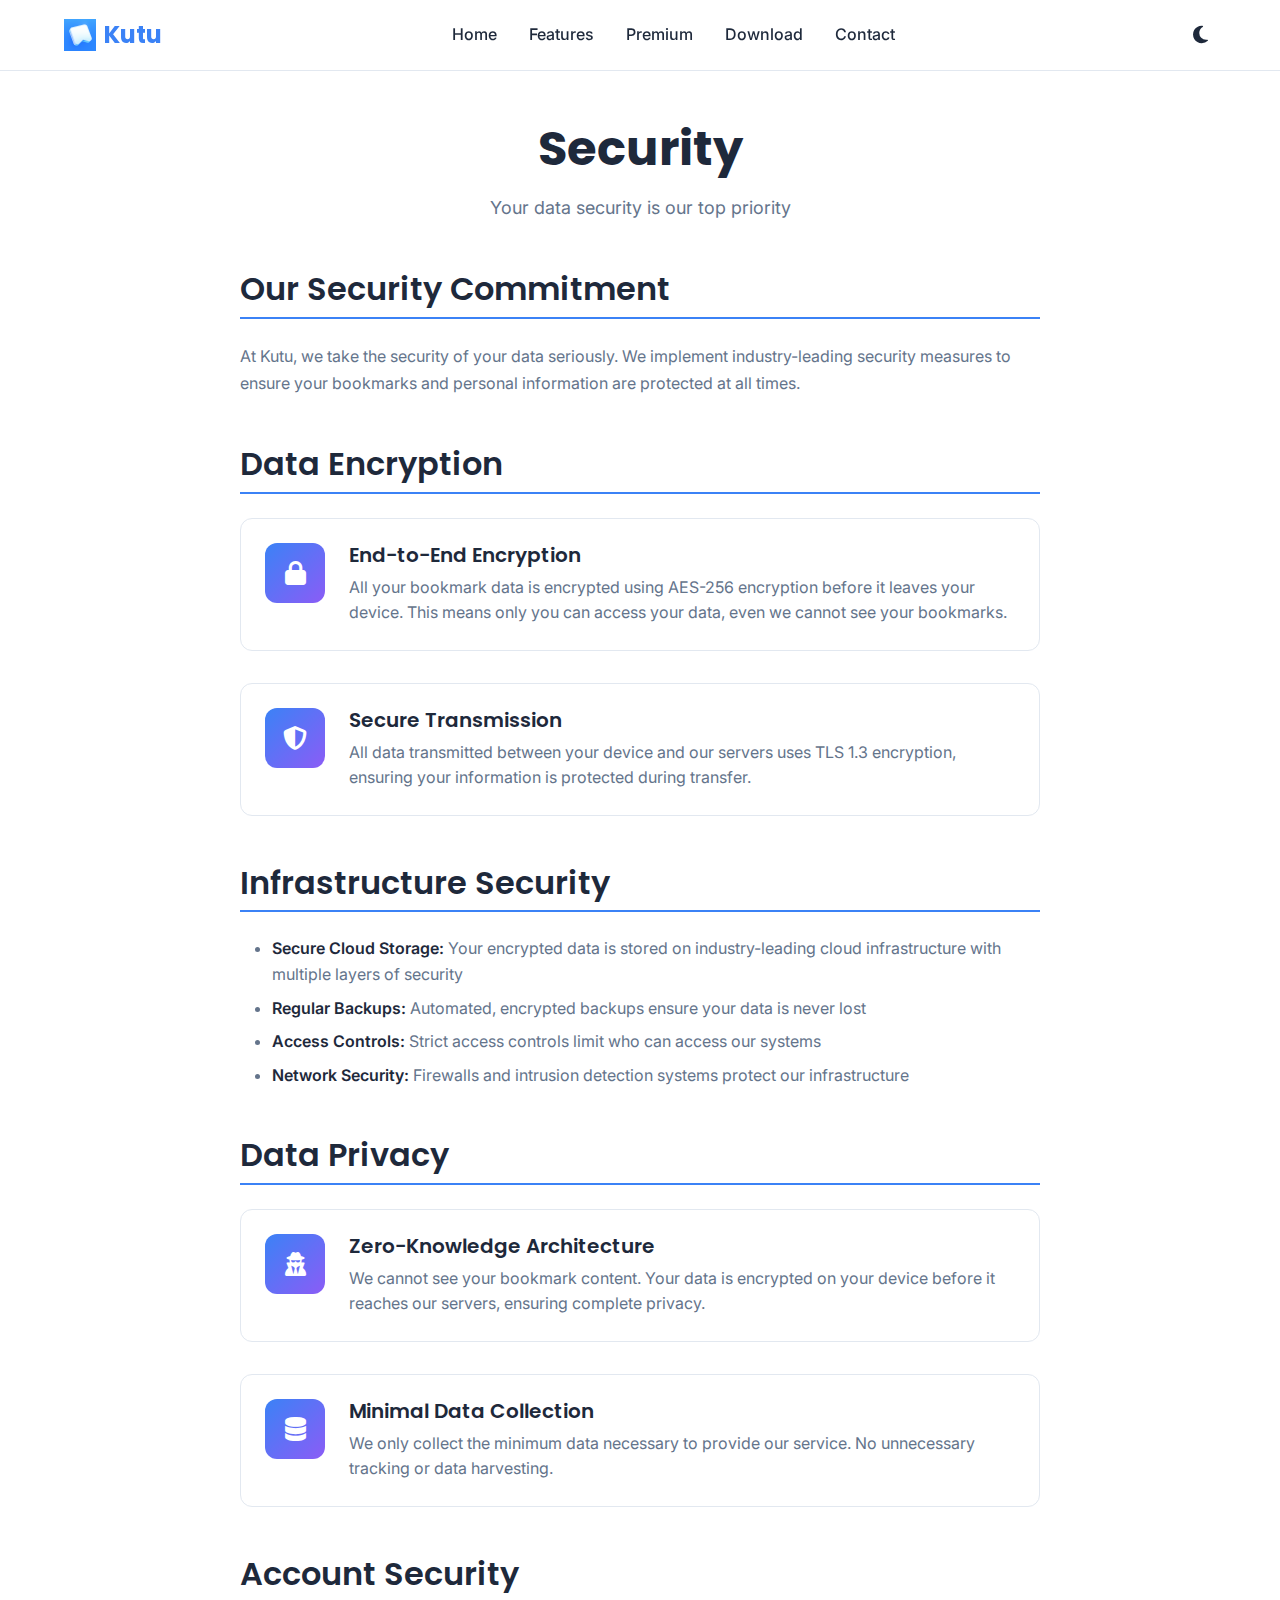
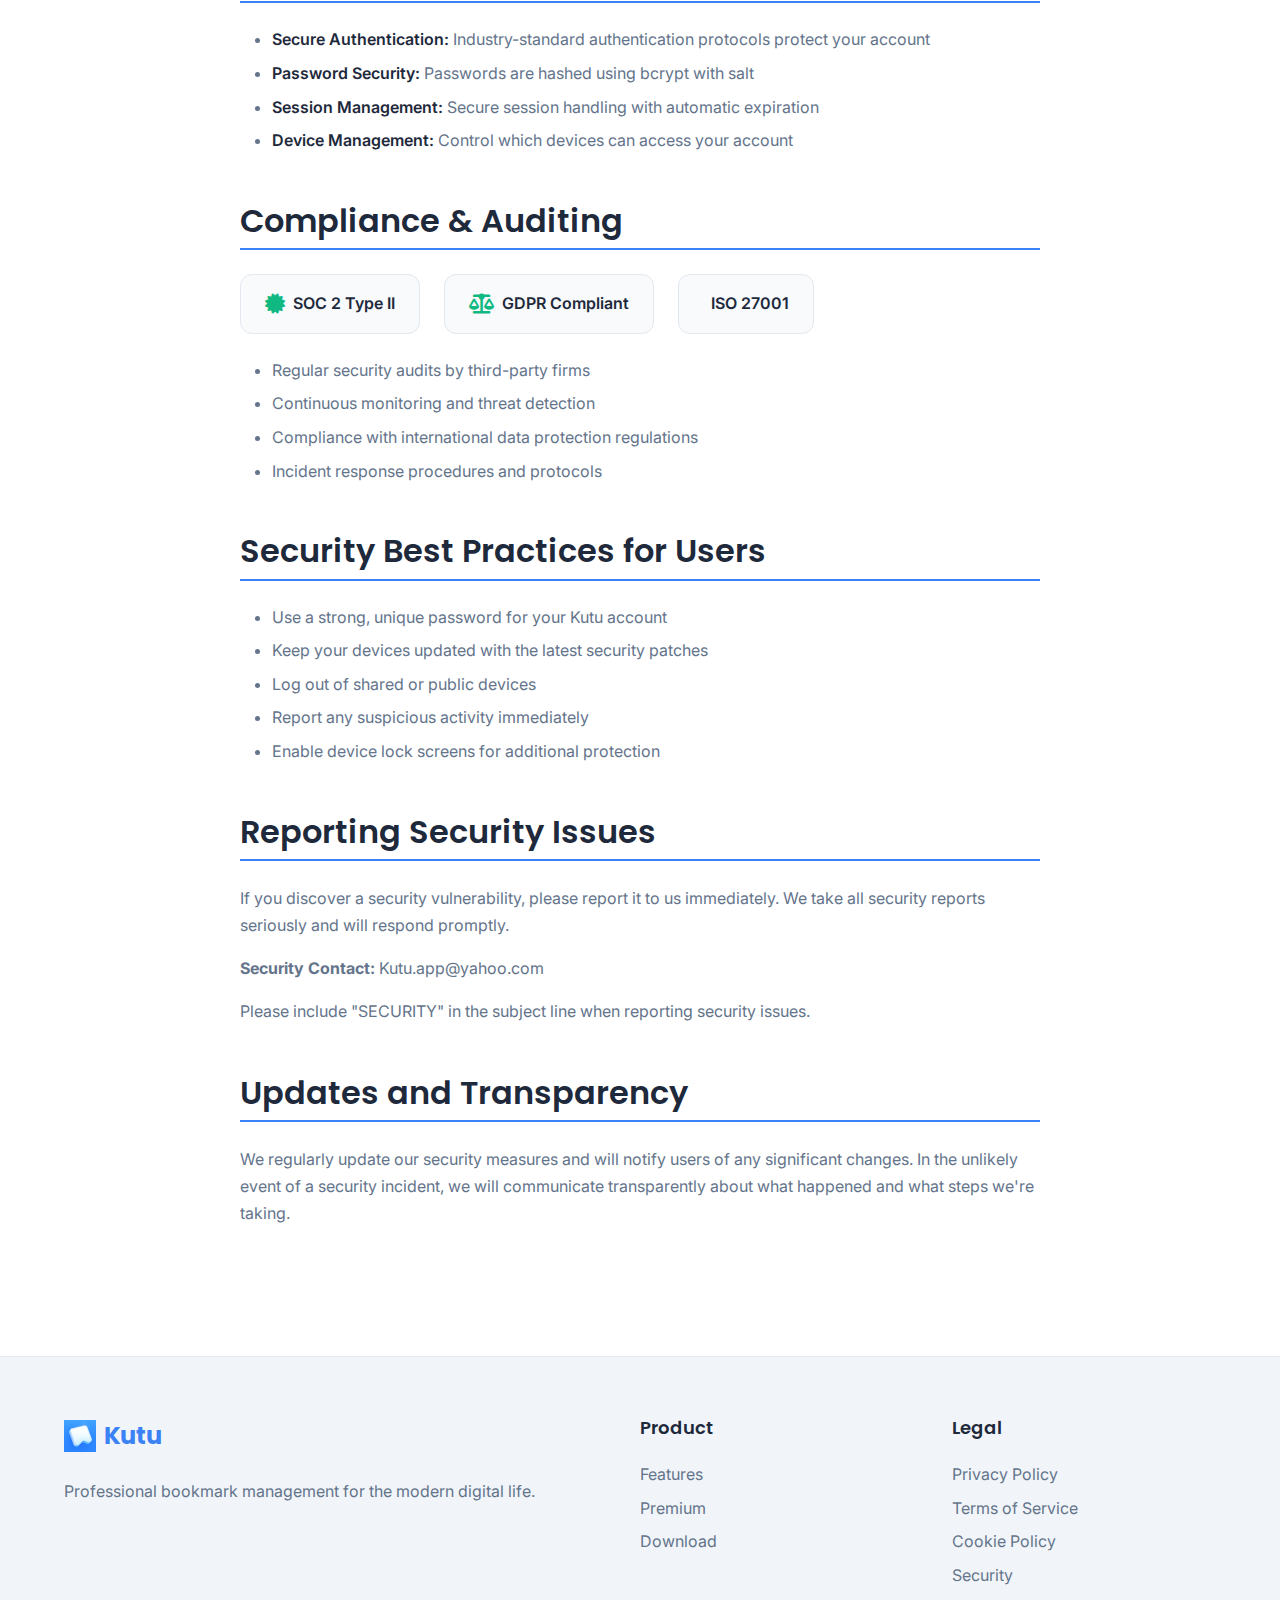
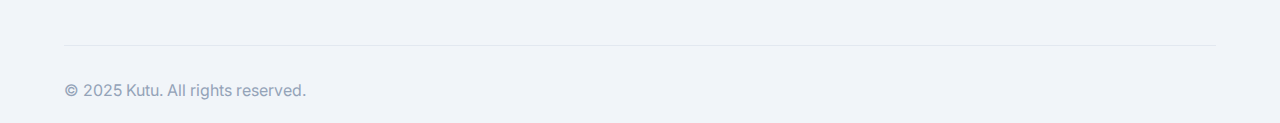
<file: security.html>
<!DOCTYPE html>
<html lang="en">
<head>
    <meta charset="UTF-8">
    <meta name="viewport" content="width=device-width, initial-scale=1.0">
    <title>Security - Kutu</title>
    <meta name="description" content="Security information for Kutu - Advanced Bookmark Management Application">
    
    <!-- Google Fonts -->
    <link href="https://fonts.googleapis.com/css2?family=Inter:wght@300;400;500;600;700&family=Poppins:wght@300;400;500;600;700&display=swap" rel="stylesheet">
    
    <!-- Font Awesome -->
    <link rel="stylesheet" href="https://cdnjs.cloudflare.com/ajax/libs/font-awesome/6.4.0/css/all.min.css">
    
    <!-- CSS -->
    <link rel="stylesheet" href="css/styles.css">
</head>
<body>
    <!-- Navigation -->
    <nav class="navbar">
        <div class="nav-container">
            <div class="nav-brand">
                <img src="source/icon.png" alt="Kutu" class="brand-icon-img">
                <span class="brand-text">Kutu</span>
            </div>
            <div class="nav-menu" id="nav-menu">
                <a href="index.html" class="nav-link">Home</a>
                <a href="index.html#features" class="nav-link">Features</a>
                <a href="index.html#premium" class="nav-link">Premium</a>
                <a href="index.html#download" class="nav-link">Download</a>
                <a href="index.html#contact" class="nav-link">Contact</a>
            </div>
            <div class="nav-actions">
                <button class="theme-toggle" id="theme-toggle">
                    <i class="fas fa-moon"></i>
                </button>
                <button class="nav-toggle" id="nav-toggle">
                    <span></span>
                    <span></span>
                    <span></span>
                </button>
            </div>
        </div>
    </nav>

    <!-- Legal Page Content -->
    <section class="legal-page">
        <div class="container">
            <div class="legal-header">
                <h1>Security</h1>
                <p class="legal-subtitle">Your data security is our top priority</p>
            </div>
            
            <div class="legal-content">
                <div class="legal-section">
                    <h2>Our Security Commitment</h2>
                    <p>At Kutu, we take the security of your data seriously. We implement industry-leading security measures to ensure your bookmarks and personal information are protected at all times.</p>
                </div>

                <div class="legal-section">
                    <h2>Data Encryption</h2>
                    <div class="security-feature">
                        <div class="security-icon">
                            <i class="fas fa-lock"></i>
                        </div>
                        <div class="security-details">
                            <h3>End-to-End Encryption</h3>
                            <p>All your bookmark data is encrypted using AES-256 encryption before it leaves your device. This means only you can access your data, even we cannot see your bookmarks.</p>
                        </div>
                    </div>
                    
                    <div class="security-feature">
                        <div class="security-icon">
                            <i class="fas fa-shield-alt"></i>
                        </div>
                        <div class="security-details">
                            <h3>Secure Transmission</h3>
                            <p>All data transmitted between your device and our servers uses TLS 1.3 encryption, ensuring your information is protected during transfer.</p>
                        </div>
                    </div>
                </div>

                <div class="legal-section">
                    <h2>Infrastructure Security</h2>
                    <ul>
                        <li><strong>Secure Cloud Storage:</strong> Your encrypted data is stored on industry-leading cloud infrastructure with multiple layers of security</li>
                        <li><strong>Regular Backups:</strong> Automated, encrypted backups ensure your data is never lost</li>
                        <li><strong>Access Controls:</strong> Strict access controls limit who can access our systems</li>
                        <li><strong>Network Security:</strong> Firewalls and intrusion detection systems protect our infrastructure</li>
                    </ul>
                </div>

                <div class="legal-section">
                    <h2>Data Privacy</h2>
                    <div class="security-feature">
                        <div class="security-icon">
                            <i class="fas fa-user-secret"></i>
                        </div>
                        <div class="security-details">
                            <h3>Zero-Knowledge Architecture</h3>
                            <p>We cannot see your bookmark content. Your data is encrypted on your device before it reaches our servers, ensuring complete privacy.</p>
                        </div>
                    </div>
                    
                    <div class="security-feature">
                        <div class="security-icon">
                            <i class="fas fa-database"></i>
                        </div>
                        <div class="security-details">
                            <h3>Minimal Data Collection</h3>
                            <p>We only collect the minimum data necessary to provide our service. No unnecessary tracking or data harvesting.</p>
                        </div>
                    </div>
                </div>

                <div class="legal-section">
                    <h2>Account Security</h2>
                    <ul>
                        <li><strong>Secure Authentication:</strong> Industry-standard authentication protocols protect your account</li>
                        <li><strong>Password Security:</strong> Passwords are hashed using bcrypt with salt</li>
                        <li><strong>Session Management:</strong> Secure session handling with automatic expiration</li>
                        <li><strong>Device Management:</strong> Control which devices can access your account</li>
                    </ul>
                </div>

                <div class="legal-section">
                    <h2>Compliance & Auditing</h2>
                    <div class="compliance-badges">
                        <div class="compliance-badge">
                            <i class="fas fa-certificate"></i>
                            <span>SOC 2 Type II</span>
                        </div>
                        <div class="compliance-badge">
                            <i class="fas fa-balance-scale"></i>
                            <span>GDPR Compliant</span>
                        </div>
                        <div class="compliance-badge">
                            <i class="fas fa-shield-check"></i>
                            <span>ISO 27001</span>
                        </div>
                    </div>
                    <ul>
                        <li>Regular security audits by third-party firms</li>
                        <li>Continuous monitoring and threat detection</li>
                        <li>Compliance with international data protection regulations</li>
                        <li>Incident response procedures and protocols</li>
                    </ul>
                </div>

                <div class="legal-section">
                    <h2>Security Best Practices for Users</h2>
                    <ul>
                        <li>Use a strong, unique password for your Kutu account</li>
                        <li>Keep your devices updated with the latest security patches</li>
                        <li>Log out of shared or public devices</li>
                        <li>Report any suspicious activity immediately</li>
                        <li>Enable device lock screens for additional protection</li>
                    </ul>
                </div>

                <div class="legal-section">
                    <h2>Reporting Security Issues</h2>
                    <p>If you discover a security vulnerability, please report it to us immediately. We take all security reports seriously and will respond promptly.</p>
                    <p><strong>Security Contact:</strong> Kutu.app@yahoo.com</p>
                    <p>Please include "SECURITY" in the subject line when reporting security issues.</p>
                </div>

                <div class="legal-section">
                    <h2>Updates and Transparency</h2>
                    <p>We regularly update our security measures and will notify users of any significant changes. In the unlikely event of a security incident, we will communicate transparently about what happened and what steps we're taking.</p>
                </div>
            </div>
        </div>
    </section>

    <!-- Footer -->
    <footer class="footer">
        <div class="container">
            <div class="footer-content">
                <div class="footer-section">
                    <div class="footer-brand">
                        <img src="source/icon.png" alt="Kutu" class="brand-icon-img">
                        <span class="brand-text">Kutu</span>
                    </div>
                    <p>Professional bookmark management for the modern digital life.</p>
                </div>
                
                <div class="footer-section">
                    <h4>Product</h4>
                    <ul class="footer-links">
                        <li><a href="index.html#features">Features</a></li>
                        <li><a href="index.html#premium">Premium</a></li>
                        <li><a href="index.html#download">Download</a></li>
                    </ul>
                </div>
                
                <div class="footer-section">
                    <h4>Legal</h4>
                    <ul class="footer-links">
                        <li><a href="privacy-policy.html">Privacy Policy</a></li>
                        <li><a href="terms-of-service.html">Terms of Service</a></li>
                        <li><a href="cookie-policy.html">Cookie Policy</a></li>
                        <li><a href="security.html">Security</a></li>
                    </ul>
                </div>
            </div>
            
            <div class="footer-bottom">
                <p>&copy; 2025 Kutu. All rights reserved.</p>
            </div>
        </div>
    </footer>

    <!-- JavaScript -->
    <script src="js/main.js"></script>
</body>
</html>
</file>
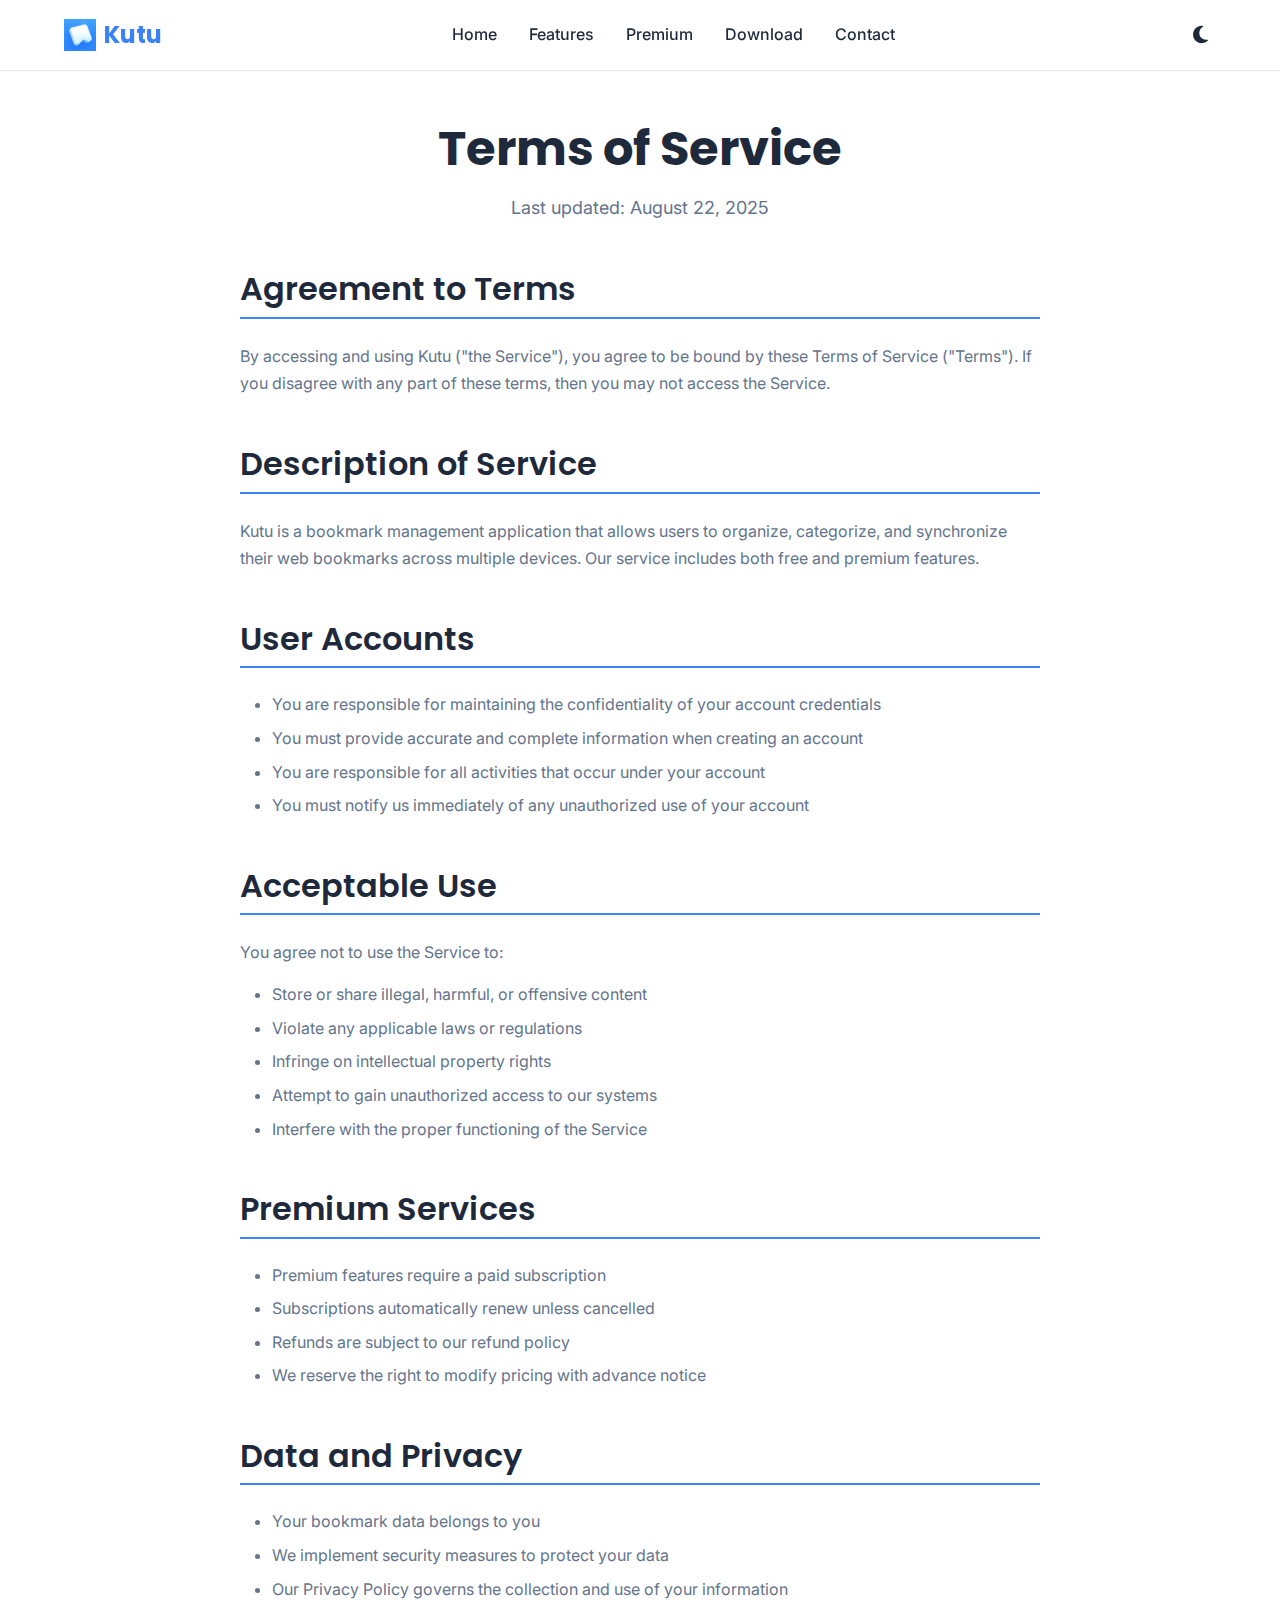
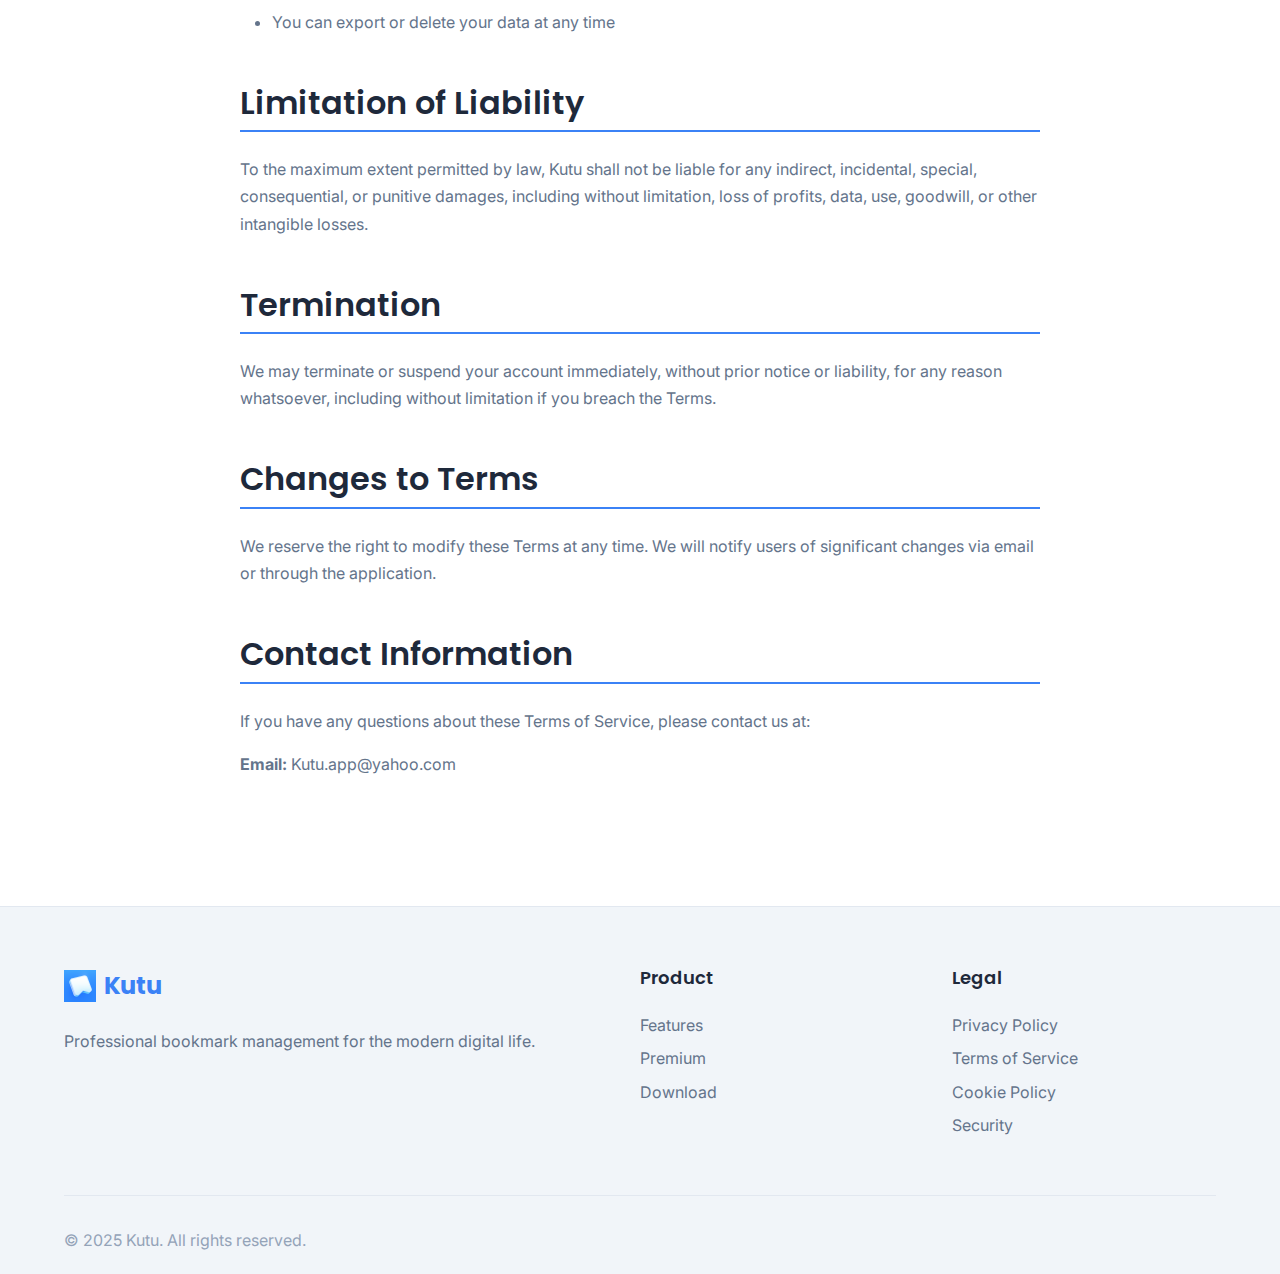
<file: terms-of-service.html>
<!DOCTYPE html>
<html lang="en">
<head>
    <meta charset="UTF-8">
    <meta name="viewport" content="width=device-width, initial-scale=1.0">
    <title>Terms of Service - Kutu</title>
    <meta name="description" content="Terms of Service for Kutu - Advanced Bookmark Management Application">
    
    <!-- Google Fonts -->
    <link href="https://fonts.googleapis.com/css2?family=Inter:wght@300;400;500;600;700&family=Poppins:wght@300;400;500;600;700&display=swap" rel="stylesheet">
    
    <!-- Font Awesome -->
    <link rel="stylesheet" href="https://cdnjs.cloudflare.com/ajax/libs/font-awesome/6.4.0/css/all.min.css">
    
    <!-- CSS -->
    <link rel="stylesheet" href="css/styles.css">
</head>
<body>
    <!-- Navigation -->
    <nav class="navbar">
        <div class="nav-container">
            <div class="nav-brand">
                <img src="source/icon.png" alt="Kutu" class="brand-icon-img">
                <span class="brand-text">Kutu</span>
            </div>
            <div class="nav-menu" id="nav-menu">
                <a href="index.html" class="nav-link">Home</a>
                <a href="index.html#features" class="nav-link">Features</a>
                <a href="index.html#premium" class="nav-link">Premium</a>
                <a href="index.html#download" class="nav-link">Download</a>
                <a href="index.html#contact" class="nav-link">Contact</a>
            </div>
            <div class="nav-actions">
                <button class="theme-toggle" id="theme-toggle">
                    <i class="fas fa-moon"></i>
                </button>
                <button class="nav-toggle" id="nav-toggle">
                    <span></span>
                    <span></span>
                    <span></span>
                </button>
            </div>
        </div>
    </nav>

    <!-- Legal Page Content -->
    <section class="legal-page">
        <div class="container">
            <div class="legal-header">
                <h1>Terms of Service</h1>
                <p class="legal-subtitle">Last updated: August 22, 2025</p>
            </div>
            
            <div class="legal-content">
                <div class="legal-section">
                    <h2>Agreement to Terms</h2>
                    <p>By accessing and using Kutu ("the Service"), you agree to be bound by these Terms of Service ("Terms"). If you disagree with any part of these terms, then you may not access the Service.</p>
                </div>

                <div class="legal-section">
                    <h2>Description of Service</h2>
                    <p>Kutu is a bookmark management application that allows users to organize, categorize, and synchronize their web bookmarks across multiple devices. Our service includes both free and premium features.</p>
                </div>

                <div class="legal-section">
                    <h2>User Accounts</h2>
                    <ul>
                        <li>You are responsible for maintaining the confidentiality of your account credentials</li>
                        <li>You must provide accurate and complete information when creating an account</li>
                        <li>You are responsible for all activities that occur under your account</li>
                        <li>You must notify us immediately of any unauthorized use of your account</li>
                    </ul>
                </div>

                <div class="legal-section">
                    <h2>Acceptable Use</h2>
                    <p>You agree not to use the Service to:</p>
                    <ul>
                        <li>Store or share illegal, harmful, or offensive content</li>
                        <li>Violate any applicable laws or regulations</li>
                        <li>Infringe on intellectual property rights</li>
                        <li>Attempt to gain unauthorized access to our systems</li>
                        <li>Interfere with the proper functioning of the Service</li>
                    </ul>
                </div>

                <div class="legal-section">
                    <h2>Premium Services</h2>
                    <ul>
                        <li>Premium features require a paid subscription</li>
                        <li>Subscriptions automatically renew unless cancelled</li>
                        <li>Refunds are subject to our refund policy</li>
                        <li>We reserve the right to modify pricing with advance notice</li>
                    </ul>
                </div>

                <div class="legal-section">
                    <h2>Data and Privacy</h2>
                    <ul>
                        <li>Your bookmark data belongs to you</li>
                        <li>We implement security measures to protect your data</li>
                        <li>Our Privacy Policy governs the collection and use of your information</li>
                        <li>You can export or delete your data at any time</li>
                    </ul>
                </div>

                <div class="legal-section">
                    <h2>Limitation of Liability</h2>
                    <p>To the maximum extent permitted by law, Kutu shall not be liable for any indirect, incidental, special, consequential, or punitive damages, including without limitation, loss of profits, data, use, goodwill, or other intangible losses.</p>
                </div>

                <div class="legal-section">
                    <h2>Termination</h2>
                    <p>We may terminate or suspend your account immediately, without prior notice or liability, for any reason whatsoever, including without limitation if you breach the Terms.</p>
                </div>

                <div class="legal-section">
                    <h2>Changes to Terms</h2>
                    <p>We reserve the right to modify these Terms at any time. We will notify users of significant changes via email or through the application.</p>
                </div>

                <div class="legal-section">
                    <h2>Contact Information</h2>
                    <p>If you have any questions about these Terms of Service, please contact us at:</p>
                    <p><strong>Email:</strong> Kutu.app@yahoo.com</p>
                </div>
            </div>
        </div>
    </section>

    <!-- Footer -->
    <footer class="footer">
        <div class="container">
            <div class="footer-content">
                <div class="footer-section">
                    <div class="footer-brand">
                        <img src="source/icon.png" alt="Kutu" class="brand-icon-img">
                        <span class="brand-text">Kutu</span>
                    </div>
                    <p>Professional bookmark management for the modern digital life.</p>
                </div>
                
                <div class="footer-section">
                    <h4>Product</h4>
                    <ul class="footer-links">
                        <li><a href="index.html#features">Features</a></li>
                        <li><a href="index.html#premium">Premium</a></li>
                        <li><a href="index.html#download">Download</a></li>
                    </ul>
                </div>
                
                <div class="footer-section">
                    <h4>Legal</h4>
                    <ul class="footer-links">
                        <li><a href="privacy-policy.html">Privacy Policy</a></li>
                        <li><a href="terms-of-service.html">Terms of Service</a></li>
                        <li><a href="cookie-policy.html">Cookie Policy</a></li>
                        <li><a href="security.html">Security</a></li>
                    </ul>
                </div>
            </div>
            
            <div class="footer-bottom">
                <p>&copy; 2025 Kutu. All rights reserved.</p>
            </div>
        </div>
    </footer>

    <!-- JavaScript -->
    <script src="js/main.js"></script>
</body>
</html>
</file>
<file: css/styles.css>
/* CSS Variables for theming */
:root {
    /* Colors */
    --primary-color: #3b82f6;
    --primary-dark: #2563eb;
    --secondary-color: #64748b;
    --accent-color: #8b5cf6;
    --success-color: #10b981;
    --warning-color: #f59e0b;
    --error-color: #ef4444;

    /* Background Colors */
    --bg-primary: #ffffff;
    --bg-secondary: #f8fafc;
    --bg-tertiary: #f1f5f9;
    --bg-card: #ffffff;
    --bg-hover: #f1f5f9;

    /* Text Colors */
    --text-primary: #1e293b;
    --text-secondary: #64748b;
    --text-muted: #94a3b8;
    --text-inverse: #ffffff;

    /* Border Colors */
    --border-color: #e2e8f0;
    --border-hover: #cbd5e1;

    /* Shadows */
    --shadow-sm: 0 1px 2px 0 rgb(0 0 0 / 0.05);
    --shadow-md: 0 4px 6px -1px rgb(0 0 0 / 0.1), 0 2px 4px -2px rgb(0 0 0 / 0.1);
    --shadow-lg: 0 10px 15px -3px rgb(0 0 0 / 0.1), 0 4px 6px -4px rgb(0 0 0 / 0.1);
    --shadow-xl: 0 20px 25px -5px rgb(0 0 0 / 0.1), 0 8px 10px -6px rgb(0 0 0 / 0.1);

    /* Typography */
    --font-primary: 'Inter', -apple-system, BlinkMacSystemFont, 'Segoe UI', Roboto, sans-serif;
    --font-secondary: 'Poppins', -apple-system, BlinkMacSystemFont, 'Segoe UI', Roboto, sans-serif;

    /* Spacing */
    --spacing-xs: 0.25rem;
    --spacing-sm: 0.5rem;
    --spacing-md: 1rem;
    --spacing-lg: 1.5rem;
    --spacing-xl: 2rem;
    --spacing-2xl: 3rem;

    /* Border Radius */
    --radius-sm: 0.375rem;
    --radius-md: 0.5rem;
    --radius-lg: 0.75rem;
    --radius-xl: 1rem;

    /* Transitions */
    --transition-fast: 0.15s ease-in-out;
    --transition-normal: 0.3s ease-in-out;
    --transition-slow: 0.5s ease-in-out;
}

/* Dark Theme */
[data-theme="dark"] {
    --bg-primary: #0f172a;
    --bg-secondary: #1e293b;
    --bg-tertiary: #334155;
    --bg-card: #1e293b;
    --bg-hover: #334155;

    --text-primary: #f8fafc;
    --text-secondary: #cbd5e1;
    --text-muted: #94a3b8;

    --border-color: #334155;
    --border-hover: #475569;
}

/* Reset and Base Styles */
* {
    margin: 0;
    padding: 0;
    box-sizing: border-box;
}

html {
    scroll-behavior: smooth;
    font-size: 16px;
}

body {
    font-family: var(--font-primary);
    background-color: var(--bg-primary);
    color: var(--text-primary);
    line-height: 1.6;
    transition: background-color var(--transition-normal), color var(--transition-normal);
}

/* Container */
.container {
    max-width: 1200px;
    margin: 0 auto;
    padding: 0 var(--spacing-lg);
}

/* Typography */
h1,
h2,
h3,
h4,
h5,
h6 {
    font-family: var(--font-secondary);
    font-weight: 600;
    line-height: 1.2;
    margin-bottom: var(--spacing-md);
}

h1 {
    font-size: 3rem;
}

h2 {
    font-size: 2.5rem;
}

h3 {
    font-size: 2rem;
}

h4 {
    font-size: 1.5rem;
}

h5 {
    font-size: 1.25rem;
}

h6 {
    font-size: 1.125rem;
}

p {
    margin-bottom: var(--spacing-md);
    color: var(--text-secondary);
}

/* Buttons */
.btn {
    display: inline-flex;
    align-items: center;
    gap: var(--spacing-sm);
    padding: var(--spacing-md) var(--spacing-xl);
    border: none;
    border-radius: var(--radius-lg);
    font-family: inherit;
    font-size: 1rem;
    font-weight: 500;
    text-decoration: none;
    cursor: pointer;
    transition: all var(--transition-fast);
    white-space: nowrap;
}

.btn-primary {
    background-color: var(--primary-color);
    color: var(--text-inverse);
}

.btn-primary:hover {
    background-color: var(--primary-dark);
    transform: translateY(-2px);
    box-shadow: var(--shadow-lg);
}

.btn-secondary {
    background-color: transparent;
    color: var(--text-primary);
    border: 2px solid var(--border-color);
}

.btn-secondary:hover {
    background-color: var(--bg-hover);
    border-color: var(--border-hover);
}

.btn-outline {
    background-color: transparent;
    color: var(--primary-color);
    border: 2px solid var(--primary-color);
}

.btn-outline:hover {
    background-color: var(--primary-color);
    color: var(--text-inverse);
}

/* Navigation */
.navbar {
    position: fixed;
    top: 0;
    width: 100%;
    background-color: rgba(255, 255, 255, 0.95);
    backdrop-filter: blur(10px);
    border-bottom: 1px solid var(--border-color);
    z-index: 1000;
    transition: all var(--transition-normal);
}

[data-theme="dark"] .navbar {
    background-color: rgba(15, 23, 42, 0.95);
}

.nav-container {
    max-width: 1200px;
    margin: 0 auto;
    padding: 0 var(--spacing-lg);
    display: flex;
    align-items: center;
    justify-content: space-between;
    height: 70px;
}

.nav-brand {
    display: flex;
    align-items: center;
    gap: var(--spacing-sm);
    font-family: var(--font-secondary);
    font-size: 1.5rem;
    font-weight: 700;
    color: var(--primary-color);
    text-decoration: none;
}

.brand-icon {
    font-size: 1.75rem;
}

/* Brand Icon Image */
.brand-icon-img {
    width: 32px;
    height: 32px;
    object-fit: contain;
}

.nav-menu {
    display: flex;
    align-items: center;
    gap: var(--spacing-xl);
}

.nav-link {
    color: var(--text-primary);
    text-decoration: none;
    font-weight: 500;
    transition: color var(--transition-fast);
}

.nav-link:hover {
    color: var(--primary-color);
}

.nav-actions {
    display: flex;
    align-items: center;
    gap: var(--spacing-md);
}

.theme-toggle {
    background: none;
    border: none;
    color: var(--text-primary);
    font-size: 1.25rem;
    cursor: pointer;
    padding: var(--spacing-sm);
    border-radius: var(--radius-md);
    transition: all var(--transition-fast);
}

.theme-toggle:hover {
    background-color: var(--bg-hover);
}

.nav-toggle {
    display: none;
    flex-direction: column;
    gap: 4px;
    background: none;
    border: none;
    cursor: pointer;
    padding: var(--spacing-sm);
}

.nav-toggle span {
    width: 25px;
    height: 3px;
    background-color: var(--text-primary);
    border-radius: 2px;
    transition: all var(--transition-fast);
}

/* Mobile Navigation Styles */
@media (max-width: 768px) {
    .nav-menu {
        position: fixed;
        top: 70px;
        left: 0;
        width: 100%;
        height: calc(100vh - 70px);
        background-color: var(--bg-primary);
        border-top: 1px solid var(--border-color);
        flex-direction: column;
        justify-content: flex-start;
        align-items: center;
        padding: var(--spacing-xl) 0;
        transform: translateX(-100%);
        transition: transform var(--transition-normal);
        z-index: 999;
    }

    .nav-menu.active {
        transform: translateX(0);
    }

    .nav-link {
        font-size: 1.25rem;
        padding: var(--spacing-lg);
        width: 100%;
        text-align: center;
        border-bottom: 1px solid var(--border-color);
    }

    .nav-toggle.active span:nth-child(1) {
        transform: rotate(45deg) translate(5px, 5px);
    }

    .nav-toggle.active span:nth-child(2) {
        opacity: 0;
    }

    .nav-toggle.active span:nth-child(3) {
        transform: rotate(-45deg) translate(7px, -6px);
    }
}

/* Navbar scroll effect */
.navbar.scrolled {
    background-color: rgba(255, 255, 255, 0.98);
    box-shadow: var(--shadow-md);
}

[data-theme="dark"] .navbar.scrolled {
    background-color: rgba(15, 23, 42, 0.98);
}

/* Loading animation */
body:not(.loaded) {
    overflow: hidden;
}

body:not(.loaded)::before {
    content: '';
    position: fixed;
    top: 0;
    left: 0;
    width: 100%;
    height: 100%;
    background-color: var(--bg-primary);
    z-index: 10000;
    display: flex;
    align-items: center;
    justify-content: center;
}

body:not(.loaded)::after {
    content: '';
    position: fixed;
    top: 50%;
    left: 50%;
    width: 50px;
    height: 50px;
    border: 3px solid var(--border-color);
    border-top: 3px solid var(--primary-color);
    border-radius: 50%;
    transform: translate(-50%, -50%);
    animation: spin 1s linear infinite;
    z-index: 10001;
}

@keyframes spin {
    0% {
        transform: translate(-50%, -50%) rotate(0deg);
    }

    100% {
        transform: translate(-50%, -50%) rotate(360deg);
    }
}

/* Scroll to top button */
.scroll-to-top {
    position: fixed;
    bottom: 30px;
    right: 30px;
    width: 50px;
    height: 50px;
    background: linear-gradient(135deg, var(--primary-color), var(--accent-color));
    color: var(--text-inverse);
    border: none;
    border-radius: 50%;
    font-size: 1.25rem;
    cursor: pointer;
    opacity: 0;
    visibility: hidden;
    transition: all var(--transition-normal);
    z-index: 1000;
    box-shadow: var(--shadow-lg);
}

.scroll-to-top.visible {
    opacity: 1;
    visibility: visible;
}

.scroll-to-top:hover {
    transform: translateY(-3px);
    box-shadow: var(--shadow-xl);
}

/* Additional hover effects */
.feature-card:hover .feature-icon {
    animation: bounce 0.6s ease-in-out;
}

@keyframes bounce {

    0%,
    100% {
        transform: translateY(0);
    }

    50% {
        transform: translateY(-10px);
    }
}

.audience-card:hover .audience-icon {
    animation: pulse 1s infinite;
}

@keyframes pulse {
    0% {
        transform: scale(1);
    }

    50% {
        transform: scale(1.1);
    }

    100% {
        transform: scale(1);
    }
}

/* Platform card hover effects */
.platform-card:hover .platform-icon {
    animation: rotate 0.8s ease-in-out;
}

@keyframes rotate {
    0% {
        transform: rotate(0deg);
    }

    100% {
        transform: rotate(360deg);
    }
}

/* Improved form styling */
.form-group {
    position: relative;
}

.form-group input:focus+label,
.form-group textarea:focus+label,
.form-group select:focus+label {
    color: var(--primary-color);
}

/* Custom scrollbar */
::-webkit-scrollbar {
    width: 8px;
}

::-webkit-scrollbar-track {
    background: var(--bg-secondary);
}

::-webkit-scrollbar-thumb {
    background: var(--primary-color);
    border-radius: 4px;
}

::-webkit-scrollbar-thumb:hover {
    background: var(--primary-dark);
}

/* Selection styling */
::selection {
    background-color: var(--primary-color);
    color: var(--text-inverse);
}

::-moz-selection {
    background-color: var(--primary-color);
    color: var(--text-inverse);
}

/* Hero Section */
.hero {
    padding: 120px 0 80px;
    background: linear-gradient(135deg, var(--bg-primary) 0%, var(--bg-secondary) 100%);
    overflow: hidden;
}

.hero-container {
    max-width: 1200px;
    margin: 0 auto;
    padding: 0 var(--spacing-lg);
    display: grid;
    grid-template-columns: 1fr 1fr;
    gap: var(--spacing-2xl);
    align-items: center;
}

.hero-content {
    z-index: 2;
}

.hero-title {
    font-size: 3.5rem;
    font-weight: 700;
    line-height: 1.1;
    margin-bottom: var(--spacing-lg);
    color: var(--text-primary);
}

.highlight {
    color: var(--primary-color);
    display: block;
}

.hero-subtitle {
    font-size: 1.25rem;
    color: var(--text-secondary);
    margin-bottom: var(--spacing-xl);
    line-height: 1.6;
}

.hero-stats {
    display: flex;
    gap: var(--spacing-xl);
    margin-bottom: var(--spacing-2xl);
}

.stat {
    text-align: center;
}

.stat-number {
    display: block;
    font-size: 2rem;
    font-weight: 700;
    color: var(--primary-color);
}

.stat-label {
    font-size: 0.875rem;
    color: var(--text-muted);
    text-transform: uppercase;
    letter-spacing: 0.05em;
}

.hero-actions {
    display: flex;
    gap: var(--spacing-lg);
    flex-wrap: wrap;
}

/* App Preview */
.hero-visual {
    position: relative;
}

.app-preview {
    perspective: 1000px;
}

.app-window {
    background-color: var(--bg-card);
    border-radius: var(--radius-xl);
    box-shadow: var(--shadow-xl);
    overflow: hidden;
    transform: rotateY(-5deg) rotateX(5deg);
    transition: transform var(--transition-slow);
}

.app-window:hover {
    transform: rotateY(0deg) rotateX(0deg);
}

.window-header {
    display: flex;
    align-items: center;
    justify-content: space-between;
    padding: var(--spacing-md);
    background-color: var(--bg-tertiary);
    border-bottom: 1px solid var(--border-color);
}

.window-controls {
    display: flex;
    gap: var(--spacing-sm);
}

.control {
    width: 12px;
    height: 12px;
    border-radius: 50%;
}

.control.red {
    background-color: #ef4444;
}

.control.yellow {
    background-color: #f59e0b;
}

.control.green {
    background-color: #10b981;
}

.window-title {
    font-weight: 600;
    color: var(--text-primary);
}

.window-content {
    display: grid;
    grid-template-columns: 200px 1fr;
    height: 400px;
}

.sidebar {
    background-color: var(--bg-secondary);
    padding: var(--spacing-md);
    border-right: 1px solid var(--border-color);
}

.sidebar-item {
    display: flex;
    align-items: center;
    gap: var(--spacing-sm);
    padding: var(--spacing-sm) var(--spacing-md);
    border-radius: var(--radius-md);
    font-size: 0.875rem;
    color: var(--text-secondary);
    margin-bottom: var(--spacing-xs);
    cursor: pointer;
    transition: all var(--transition-fast);
}

.sidebar-item:hover,
.sidebar-item.active {
    background-color: var(--primary-color);
    color: var(--text-inverse);
}

.main-content {
    padding: var(--spacing-md);
}

.search-bar {
    display: flex;
    align-items: center;
    gap: var(--spacing-sm);
    background-color: var(--bg-secondary);
    border: 1px solid var(--border-color);
    border-radius: var(--radius-md);
    padding: var(--spacing-sm) var(--spacing-md);
    margin-bottom: var(--spacing-lg);
}

.search-bar input {
    border: none;
    background: none;
    outline: none;
    flex: 1;
    color: var(--text-primary);
    font-size: 0.875rem;
}

.search-bar input::placeholder {
    color: var(--text-muted);
}

.bookmark-grid {
    display: grid;
    gap: var(--spacing-md);
}

.bookmark-card {
    display: flex;
    align-items: center;
    gap: var(--spacing-md);
    background-color: var(--bg-card);
    border: 1px solid var(--border-color);
    border-radius: var(--radius-md);
    padding: var(--spacing-md);
    position: relative;
    transition: all var(--transition-fast);
}

.bookmark-card:hover {
    border-color: var(--primary-color);
    transform: translateX(4px);
}

.bookmark-favicon {
    width: 32px;
    height: 32px;
    background-color: var(--bg-secondary);
    border-radius: var(--radius-sm);
    display: flex;
    align-items: center;
    justify-content: center;
    font-size: 1rem;
    color: var(--primary-color);
}

.bookmark-info h4 {
    font-size: 0.875rem;
    font-weight: 600;
    margin-bottom: 2px;
    color: var(--text-primary);
}

.bookmark-info p {
    font-size: 0.75rem;
    color: var(--text-muted);
    margin: 0;
}

.bookmark-priority {
    position: absolute;
    top: var(--spacing-sm);
    right: var(--spacing-sm);
    width: 8px;
    height: 8px;
    border-radius: 50%;
}

.bookmark-priority.high {
    background-color: var(--error-color);
}

.bookmark-priority.medium {
    background-color: var(--warning-color);
}

.bookmark-priority.low {
    background-color: var(--success-color);
}

/* Section Styles */
section {
    padding: 80px 0;
}

.section-header {
    text-align: center;
    margin-bottom: var(--spacing-2xl);
}

.section-title {
    font-size: 2.5rem;
    font-weight: 700;
    margin-bottom: var(--spacing-md);
    color: var(--text-primary);
}

.section-subtitle {
    font-size: 1.125rem;
    color: var(--text-secondary);
    max-width: 600px;
    margin: 0 auto;
}

/* Features Section */
.features {
    background-color: var(--bg-secondary);
}

.features-grid {
    display: grid;
    grid-template-columns: repeat(auto-fit, minmax(320px, 1fr));
    gap: var(--spacing-2xl);
    max-width: 1200px;
    margin: 0 auto;
}

.feature-card {
    background-color: var(--bg-card);
    border-radius: var(--radius-xl);
    padding: var(--spacing-2xl);
    box-shadow: var(--shadow-md);
    transition: all 0.4s cubic-bezier(0.4, 0, 0.2, 1);
    border: 1px solid var(--border-color);
    position: relative;
    overflow: hidden;
}

.feature-card::before {
    content: '';
    position: absolute;
    top: 0;
    left: -100%;
    width: 100%;
    height: 100%;
    background: linear-gradient(90deg,
            transparent,
            rgba(59, 130, 246, 0.1),
            transparent);
    transition: left 0.5s ease;
}

.feature-card:hover {
    transform: translateY(-12px) scale(1.02);
    box-shadow:
        var(--shadow-xl),
        0 0 30px rgba(59, 130, 246, 0.2);
    border-color: var(--primary-color);
}

.feature-card:hover::before {
    left: 100%;
}

.feature-card:hover .feature-icon {
    transform: scale(1.1) rotate(5deg);
    box-shadow: 0 10px 25px rgba(59, 130, 246, 0.3);
}

.feature-icon {
    width: 60px;
    height: 60px;
    background: linear-gradient(135deg, var(--primary-color), var(--accent-color));
    border-radius: var(--radius-lg);
    display: flex;
    align-items: center;
    justify-content: center;
    font-size: 1.5rem;
    color: var(--text-inverse);
    margin-bottom: var(--spacing-lg);
    transition: all 0.3s cubic-bezier(0.4, 0, 0.2, 1);
}

.feature-card h3 {
    font-size: 1.5rem;
    font-weight: 600;
    margin-bottom: var(--spacing-md);
    color: var(--text-primary);
}

.feature-card p {
    color: var(--text-secondary);
    margin-bottom: var(--spacing-lg);
    line-height: 1.6;
}

.feature-tags {
    display: flex;
    flex-wrap: wrap;
    gap: var(--spacing-sm);
}

.tag {
    background-color: var(--bg-tertiary);
    color: var(--text-secondary);
    padding: var(--spacing-xs) var(--spacing-md);
    border-radius: var(--radius-lg);
    font-size: 0.75rem;
    font-weight: 500;
    text-transform: uppercase;
    letter-spacing: 0.05em;
}

/* Feature Screenshots */
.feature-screenshots {
    display: grid;
    grid-template-columns: repeat(3, minmax(240px, 300px));
    gap: var(--spacing-2xl);
    margin-bottom: var(--spacing-2xl);
    padding: var(--spacing-xl) 0;
    background: radial-gradient(ellipse at center, rgba(59, 130, 246, 0.05) 0%, transparent 70%);
    justify-content: center;
}

.screenshot-item::before {
    content: '';
    position: absolute;
    top: 8px;
    left: 50%;
    transform: translateX(-50%);
    width: 60px;
    height: 4px;
    background-color: #444;
    border-radius: 2px;
    z-index: 2;
    box-shadow:
        inset 0 1px 2px rgba(255, 255, 255, 0.1),
        0 0 10px rgba(0, 0, 0, 0.3);
}

.screenshot-item::after {
    content: '';
    position: absolute;
    bottom: 8px;
    left: 50%;
    transform: translateX(-50%);
    width: 40px;
    height: 4px;
    background-color: #444;
    border-radius: 2px;
    z-index: 2;
}

.screenshot-item:hover {
    transform: translateY(-12px) scale(1.02);
    box-shadow: 0 25px 50px -5px rgba(0, 0, 0, 0.3);
}

.feature-screenshot {
    width: 100%;
    height: 550px;
    object-fit: cover;
    display: block;
    border-radius: 35px;
    position: relative;
    z-index: 1;
}

/* Phone mockup container - iPhone 16 aspect ratio */
.screenshot-item {
    position: relative;
    width: 260px;
    max-width: 100%;
    padding: 12px;
    background: linear-gradient(145deg, #2a2a2a, #1a1a1a);
    border-radius: 50px;
    box-shadow:
        0 0 0 1px rgba(255, 255, 255, 0.1),
        0 30px 60px rgba(0, 0, 0, 0.4),
        inset 0 1px 0 rgba(255, 255, 255, 0.1),
        inset 0 -1px 0 rgba(0, 0, 0, 0.2);
    transform: perspective(1000px) rotateY(0deg);
    transition: all 0.3s ease;
    justify-self: center;
}

.screenshot-item:hover {
    transform: perspective(1000px) rotateY(-5deg) rotateX(2deg) scale(1.02);
    box-shadow:
        0 0 0 1px rgba(255, 255, 255, 0.2),
        0 40px 80px rgba(0, 0, 0, 0.5),
        inset 0 1px 0 rgba(255, 255, 255, 0.2),
        inset 0 -1px 0 rgba(0, 0, 0, 0.3);
}

/* Add subtle reflection effect */
.screenshot-item .feature-screenshot::after {
    content: '';
    position: absolute;
    top: 0;
    left: 0;
    right: 0;
    bottom: 0;
    background: linear-gradient(135deg,
            rgba(255, 255, 255, 0.1) 0%,
            transparent 50%,
            rgba(255, 255, 255, 0.05) 100%);
    border-radius: 30px;
    pointer-events: none;
    z-index: 2;
}

.screenshot-overlay {
    position: absolute;
    bottom: 20px;
    left: 15px;
    right: 15px;
    background: linear-gradient(135deg, rgba(59, 130, 246, 0.95), rgba(139, 92, 246, 0.95));
    backdrop-filter: blur(10px);
    color: white;
    padding: var(--spacing-lg);
    border-radius: 12px;
    transform: translateY(100%);
    transition: transform var(--transition-normal);
    z-index: 3;
}

.screenshot-item:hover .screenshot-overlay {
    transform: translateY(0);
}

.screenshot-overlay h3 {
    font-size: 1.25rem;
    font-weight: 600;
    margin-bottom: var(--spacing-sm);
    color: white;
}

.screenshot-overlay p {
    font-size: 0.875rem;
    margin: 0;
    color: rgba(255, 255, 255, 0.9);
}

/* Responsive adjustments for screenshots */
@media (max-width: 768px) {
    .feature-screenshots {
        grid-template-columns: repeat(2, minmax(180px, 220px));
        gap: var(--spacing-lg);
        justify-content: center;
    }

    .screenshot-item {
        width: 200px;
        padding: 8px;
    }

    .feature-screenshot {
        height: 420px;
    }

    .screenshot-item {
        animation: none;
        /* Disable animation on mobile for performance */
    }

    .screenshot-overlay {
        transform: translateY(0);
        background: linear-gradient(135deg, rgba(59, 130, 246, 0.9), rgba(139, 92, 246, 0.9));
        backdrop-filter: blur(8px);
    }
}

@media (max-width: 480px) {
    .feature-screenshots {
        grid-template-columns: 1fr;
        gap: var(--spacing-xl);
        justify-content: center;
    }

    .screenshot-item {
        width: 220px;
        max-width: 90vw;
        margin: 0 auto;
    }

    .feature-screenshot {
        height: 460px;
    }

    .screenshot-item {
        padding: 10px;
    }
}

.features-grid {
    grid-template-columns: 1fr;
    gap: var(--spacing-xl);
}

/* Floating animation for phone mockups */
@keyframes float {

    0%,
    100% {
        transform: perspective(1000px) translateY(0px) rotateY(0deg);
    }

    50% {
        transform: perspective(1000px) translateY(-10px) rotateY(2deg);
    }
}

.screenshot-item {
    animation: float 6s ease-in-out infinite;
}

.screenshot-item:nth-child(2) {
    animation-delay: 1.5s;
}

.screenshot-item:nth-child(3) {
    animation-delay: 3s;
}

.screenshot-item:nth-child(4) {
    animation-delay: 4.5s;
}

/* Dark theme adjustments for phone mockups */
[data-theme="dark"] .screenshot-item {
    background: linear-gradient(145deg, #3a3a3a, #2a2a2a);
    box-shadow:
        0 0 0 1px rgba(255, 255, 255, 0.15),
        0 30px 60px rgba(0, 0, 0, 0.6),
        inset 0 1px 0 rgba(255, 255, 255, 0.15),
        inset 0 -1px 0 rgba(0, 0, 0, 0.3);
}

[data-theme="dark"] .screenshot-item:hover {
    box-shadow:
        0 0 0 1px rgba(255, 255, 255, 0.25),
        0 40px 80px rgba(0, 0, 0, 0.7),
        inset 0 1px 0 rgba(255, 255, 255, 0.25),
        inset 0 -1px 0 rgba(0, 0, 0, 0.4);
}

/* Dark theme adjustments for platform cards */
[data-theme="dark"] .platform-card {
    background: linear-gradient(145deg, rgba(30, 30, 30, 0.9), rgba(50, 50, 50, 0.3));
    border: 1px solid rgba(255, 255, 255, 0.1);
    box-shadow:
        0 10px 40px rgba(0, 0, 0, 0.3),
        0 1px 0 rgba(255, 255, 255, 0.05) inset;
}

[data-theme="dark"] .platform-card:hover {
    box-shadow:
        0 25px 60px rgba(59, 130, 246, 0.2),
        0 0 0 1px rgba(59, 130, 246, 0.3);
}

/* Audience Section */
.audience-grid {
    display: grid;
    grid-template-columns: repeat(auto-fit, minmax(300px, 1fr));
    gap: var(--spacing-xl);
}

.audience-card {
    background-color: var(--bg-card);
    border-radius: var(--radius-xl);
    padding: var(--spacing-xl);
    box-shadow: var(--shadow-md);
    border: 1px solid var(--border-color);
    transition: all var(--transition-normal);
}

.audience-card:hover {
    transform: translateY(-4px);
    box-shadow: var(--shadow-lg);
}

.audience-icon {
    width: 60px;
    height: 60px;
    background: linear-gradient(135deg, var(--success-color), var(--primary-color));
    border-radius: var(--radius-lg);
    display: flex;
    align-items: center;
    justify-content: center;
    font-size: 1.5rem;
    color: var(--text-inverse);
    margin-bottom: var(--spacing-lg);
}

.audience-card h3 {
    font-size: 1.5rem;
    font-weight: 600;
    margin-bottom: var(--spacing-md);
    color: var(--text-primary);
}

.audience-card p {
    color: var(--text-secondary);
    margin-bottom: var(--spacing-lg);
}

.audience-features {
    list-style: none;
}

.audience-features li {
    display: flex;
    align-items: center;
    gap: var(--spacing-sm);
    margin-bottom: var(--spacing-sm);
    color: var(--text-secondary);
}

.audience-features i {
    color: var(--success-color);
    font-size: 0.875rem;
}

/* Premium Section */
.premium {
    background-color: var(--bg-secondary);
}

.pricing-cards {
    display: grid;
    grid-template-columns: repeat(auto-fit, minmax(300px, 1fr));
    gap: var(--spacing-xl);
    max-width: 1000px;
    margin: 0 auto;
}

.pricing-card {
    background-color: var(--bg-card);
    border-radius: var(--radius-xl);
    padding: var(--spacing-xl);
    box-shadow: var(--shadow-md);
    border: 1px solid var(--border-color);
    position: relative;
    transition: all var(--transition-normal);
}

.pricing-card:hover {
    transform: translateY(-8px);
    box-shadow: var(--shadow-xl);
}

.pricing-card.featured {
    border-color: var(--primary-color);
    box-shadow: var(--shadow-lg);
    transform: scale(1.05);
}

.pricing-card.featured:hover {
    transform: scale(1.05) translateY(-8px);
}

.pricing-badge {
    position: absolute;
    top: -12px;
    left: 50%;
    transform: translateX(-50%);
    background: linear-gradient(135deg, var(--primary-color), var(--accent-color));
    color: var(--text-inverse);
    padding: var(--spacing-sm) var(--spacing-lg);
    border-radius: var(--radius-lg);
    font-size: 0.875rem;
    font-weight: 600;
}

.pricing-header {
    text-align: center;
    margin-bottom: var(--spacing-xl);
}

.pricing-header h3 {
    font-size: 1.5rem;
    font-weight: 600;
    margin-bottom: var(--spacing-md);
    color: var (--text-primary);
}

.price {
    display: flex;
    align-items: baseline;
    justify-content: center;
    gap: var(--spacing-xs);
}

.currency {
    font-size: 1.5rem;
    color: var(--text-secondary);
}

.amount {
    font-size: 3rem;
    font-weight: 700;
    color: var(--primary-color);
}

.period {
    color: var(--text-secondary);
}

/* Price note for yearly plan */
.price-note {
    background: linear-gradient(135deg, var(--success-color), #059669);
    color: white;
    padding: var(--spacing-xs) var(--spacing-md);
    border-radius: var(--radius-lg);
    font-size: 0.75rem;
    font-weight: 600;
    text-align: center;
    margin-top: var(--spacing-sm);
    text-transform: uppercase;
    letter-spacing: 0.05em;
}

.pricing-features {
    list-style: none;
    margin-bottom: var(--spacing-xl);
}

.pricing-features li {
    display: flex;
    align-items: center;
    gap: var(--spacing-sm);
    margin-bottom: var(--spacing-md);
    color: var(--text-secondary);
}

.pricing-features i {
    color: var(--success-color);
    font-size: 0.875rem;
}

/* Download Section */
.platforms-grid {
    display: grid;
    grid-template-columns: repeat(auto-fit, minmax(280px, 1fr));
    gap: var(--spacing-2xl);
    max-width: 1000px;
    margin: 0 auto;
}

.platform-card {
    background: linear-gradient(145deg, var(--bg-card), rgba(255, 255, 255, 0.05));
    border-radius: 24px;
    padding: var(--spacing-2xl);
    text-align: center;
    box-shadow:
        0 10px 40px rgba(0, 0, 0, 0.1),
        0 1px 0 rgba(255, 255, 255, 0.1) inset;
    border: 1px solid rgba(255, 255, 255, 0.1);
    transition: all 0.4s cubic-bezier(0.4, 0, 0.2, 1);
    position: relative;
    overflow: hidden;
}

.platform-card::before {
    content: '';
    position: absolute;
    top: 0;
    left: -100%;
    width: 100%;
    height: 100%;
    background: linear-gradient(90deg,
            transparent,
            rgba(59, 130, 246, 0.1),
            transparent);
    transition: left 0.6s ease;
}

.platform-card:hover {
    transform: translateY(-8px) scale(1.02);
    box-shadow:
        0 25px 60px rgba(59, 130, 246, 0.15),
        0 0 0 1px rgba(59, 130, 246, 0.2);
    border-color: var(--primary-color);
}

.platform-card:hover::before {
    left: 100%;
}

.platform-icon {
    width: 100px;
    height: 100px;
    background: linear-gradient(135deg, var(--primary-color), var(--accent-color));
    border-radius: 20px;
    display: flex;
    align-items: center;
    justify-content: center;
    font-size: 2.5rem;
    color: var(--text-inverse);
    margin: 0 auto var(--spacing-xl);
    box-shadow:
        0 10px 30px rgba(59, 130, 246, 0.3),
        0 0 0 1px rgba(255, 255, 255, 0.1) inset;
    transition: all 0.3s ease;
}

.platform-card:hover .platform-icon {
    transform: scale(1.1) rotateY(10deg);
    box-shadow:
        0 15px 40px rgba(59, 130, 246, 0.4),
        0 0 0 1px rgba(255, 255, 255, 0.2) inset;
}

.platform-card h3 {
    font-size: 1.5rem;
    font-weight: 700;
    margin-bottom: var(--spacing-sm);
    color: var(--text-primary);
    transition: color 0.3s ease;
}

.platform-card:hover h3 {
    color: var(--primary-color);
}

.platform-card p {
    color: var(--text-secondary);
    margin-bottom: var(--spacing-xl);
    font-size: 1rem;
    font-weight: 500;
}

.platform-card .btn {
    width: 100%;
    padding: var(--spacing-md) var(--spacing-xl);
    font-weight: 600;
    font-size: 1rem;
    border-radius: 16px;
    transition: all 0.3s cubic-bezier(0.4, 0, 0.2, 1);
    text-decoration: none;
    display: inline-flex;
    align-items: center;
    justify-content: center;
    gap: var(--spacing-sm);
}

.platform-card .btn:hover {
    transform: translateY(-2px);
    box-shadow: 0 8px 25px rgba(59, 130, 246, 0.3);
}

/* Responsive styles for platform cards */
@media (max-width: 768px) {
    .platforms-grid {
        grid-template-columns: repeat(2, 1fr);
        gap: var(--spacing-xl);
    }

    .platform-card {
        padding: var(--spacing-xl);
    }

    .platform-icon {
        width: 80px;
        height: 80px;
        font-size: 2rem;
    }
}

/* Testimonials Section */
.testimonials {
    background-color: var(--bg-secondary);
}

.testimonials-grid {
    display: grid;
    grid-template-columns: repeat(auto-fit, minmax(350px, 1fr));
    gap: var(--spacing-xl);
}

.testimonial-card {
    background-color: var(--bg-card);
    border-radius: var(--radius-xl);
    padding: var(--spacing-xl);
    box-shadow: var(--shadow-md);
    border: 1px solid var(--border-color);
}

.testimonial-content {
    margin-bottom: var(--spacing-lg);
}

.stars {
    display: flex;
    gap: var(--spacing-xs);
    margin-bottom: var(--spacing-md);
}

.stars i {
    color: var(--warning-color);
    font-size: 1rem;
}

.testimonial-content p {
    font-style: italic;
    color: var(--text-secondary);
    line-height: 1.6;
}

.testimonial-author {
    display: flex;
    align-items: center;
    gap: var(--spacing-md);
}

.author-avatar {
    width: 50px;
    height: 50px;
    background: linear-gradient(135deg, var(--primary-color), var(--accent-color));
    border-radius: 50%;
    display: flex;
    align-items: center;
    justify-content: center;
    color: var(--text-inverse);
    font-size: 1.25rem;
}

.author-info h4 {
    font-size: 1rem;
    font-weight: 600;
    margin-bottom: var(--spacing-xs);
    color: var(--text-primary);
}

.author-info span {
    color: var(--text-muted);
    font-size: 0.875rem;
}

/* Contact Section */
.contact-content {
    display: flex;
    justify-content: center;
    max-width: 1000px;
    margin: 0 auto;
}

.contact-info {
    display: flex;
    justify-content: center;
    width: 100%;
}

.contact-item {
    display: flex;
    align-items: center;
    gap: var(--spacing-lg);
    background-color: var(--bg-card);
    padding: var(--spacing-xl);
    border-radius: var(--radius-xl);
    box-shadow: var(--shadow-md);
    border: 1px solid var(--border-color);
    transition: all var(--transition-normal);
    max-width: 400px;
    width: 100%;
}

.contact-item:hover {
    transform: translateY(-4px);
    box-shadow: var(--shadow-lg);
    border-color: var(--primary-color);
}

.contact-icon {
    width: 60px;
    height: 60px;
    background: linear-gradient(135deg, var(--primary-color), var(--accent-color));
    border-radius: var(--radius-lg);
    display: flex;
    align-items: center;
    justify-content: center;
    font-size: 1.5rem;
    color: var(--text-inverse);
}

.contact-details h4 {
    font-size: 1.25rem;
    font-weight: 600;
    margin-bottom: var(--spacing-xs);
    color: var(--text-primary);
}

.contact-details p {
    color: var(--text-secondary);
    margin: 0;
}

.contact-form {
    background-color: var(--bg-card);
    border-radius: var(--radius-xl);
    padding: var(--spacing-xl);
    box-shadow: var(--shadow-md);
    border: 1px solid var(--border-color);
}

.form-group {
    margin-bottom: var(--spacing-lg);
}

.form-group input,
.form-group select,
.form-group textarea {
    width: 100%;
    padding: var(--spacing-md);
    border: 1px solid var(--border-color);
    border-radius: var(--radius-md);
    background-color: var(--bg-secondary);
    color: var(--text-primary);
    font-family: inherit;
    font-size: 1rem;
    transition: all var(--transition-fast);
}

.form-group input:focus,
.form-group select:focus,
.form-group textarea:focus {
    outline: none;
    border-color: var(--primary-color);
    box-shadow: 0 0 0 3px rgba(59, 130, 246, 0.1);
}

.form-group input::placeholder,
.form-group textarea::placeholder {
    color: var(--text-muted);
}

/* Footer */
.footer {
    background-color: var(--bg-tertiary);
    border-top: 1px solid var(--border-color);
    padding: 60px 0 20px;
}

.footer-content {
    display: grid;
    grid-template-columns: 2fr 1fr 1fr;
    gap: var(--spacing-2xl);
    margin-bottom: var(--spacing-2xl);
}

.footer-section h4 {
    font-size: 1.125rem;
    font-weight: 600;
    margin-bottom: var(--spacing-lg);
    color: var(--text-primary);
}

.footer-brand {
    display: flex;
    align-items: center;
    gap: var(--spacing-sm);
    font-family: var(--font-secondary);
    font-size: 1.5rem;
    font-weight: 700;
    color: var(--primary-color);
    margin-bottom: var(--spacing-lg);
}

.footer-section p {
    color: var(--text-secondary);
    line-height: 1.6;
    margin-bottom: var(--spacing-lg);
}

.social-links {
    display: flex;
    gap: var(--spacing-md);
}

.social-link {
    width: 40px;
    height: 40px;
    background-color: var(--bg-secondary);
    border-radius: var(--radius-md);
    display: flex;
    align-items: center;
    justify-content: center;
    color: var(--text-secondary);
    text-decoration: none;
    transition: all var(--transition-fast);
}

.social-link:hover {
    background-color: var(--primary-color);
    color: var(--text-inverse);
    transform: translateY(-2px);
}

.footer-links {
    list-style: none;
}

.footer-links li {
    margin-bottom: var(--spacing-sm);
}

.footer-links a {
    color: var(--text-secondary);
    text-decoration: none;
    transition: color var(--transition-fast);
}

.footer-links a:hover {
    color: var(--primary-color);
}

.footer-bottom {
    display: flex;
    justify-content: space-between;
    align-items: center;
    padding-top: var(--spacing-xl);
    border-top: 1px solid var(--border-color);
    flex-wrap: wrap;
    gap: var(--spacing-md);
}

.footer-bottom p {
    color: var(--text-muted);
    margin: 0;
}

.footer-badges {
    display: flex;
    gap: var(--spacing-md);
    flex-wrap: wrap;
}

.badge {
    background-color: var(--bg-secondary);
    color: var(--text-secondary);
    padding: var(--spacing-xs) var(--spacing-md);
    border-radius: var(--radius-lg);
    font-size: 0.875rem;
    font-weight: 500;
}

/* Responsive Design */
@media (max-width: 1024px) {
    .hero-container {
        grid-template-columns: 1fr;
        text-align: center;
    }

    .hero-visual {
        order: -1;
    }

    .contact-content {
        grid-template-columns: 1fr;
    }

    .footer-content {
        grid-template-columns: repeat(3, 1fr);
    }
}

@media (max-width: 768px) {
    .nav-menu {
        display: none;
    }

    .nav-toggle {
        display: flex;
    }

    .hero-title {
        font-size: 2.5rem;
    }

    .section-title {
        font-size: 2rem;
    }

    .hero-actions {
        justify-content: center;
    }

    .hero-stats {
        justify-content: center;
    }

    .window-content {
        grid-template-columns: 1fr;
    }

    .sidebar {
        display: none;
    }

    .footer-content {
        grid-template-columns: 1fr;
        text-align: center;
    }

    .footer-bottom {
        flex-direction: column;
        text-align: center;
    }
}

@media (max-width: 480px) {
    .container {
        padding: 0 var(--spacing-md);
    }

    .hero-title {
        font-size: 2rem;
    }

    .features-grid,
    .audience-grid,
    .pricing-cards,
    .platforms-grid,
    .testimonials-grid {
        grid-template-columns: 1fr;
    }

    .hero-actions {
        flex-direction: column;
        align-items: center;
    }

    .btn {
        width: 100%;
        max-width: 300px;
        justify-content: center;
    }
}

/* Animation Classes */
.fade-in {
    opacity: 0;
    transform: translateY(30px);
    transition: all 0.6s ease-out;
}

.fade-in.visible {
    opacity: 1;
    transform: translateY(0);
}

.slide-in-left {
    opacity: 0;
    transform: translateX(-50px);
    transition: all 0.6s ease-out;
}

.slide-in-left.visible {
    opacity: 1;
    transform: translateX(0);
}

.slide-in-right {
    opacity: 0;
    transform: translateX(50px);
    transition: all 0.6s ease-out;
}

.slide-in-right.visible {
    opacity: 1;
    transform: translateX(0);
}

/* Utility Classes */
.text-center {
    text-align: center;
}

.text-left {
    text-align: left;
}

.text-right {
    text-align: right;
}

.mb-0 {
    margin-bottom: 0;
}

.mb-sm {
    margin-bottom: var(--spacing-sm);
}

.mb-md {
    margin-bottom: var(--spacing-md);
}

.mb-lg {
    margin-bottom: var(--spacing-lg);
}

.mb-xl {
    margin-bottom: var(--spacing-xl);
}

.mt-0 {
    margin-top: 0;
}

.mt-sm {
    margin-top: var(--spacing-sm);
}

.mt-md {
    margin-top: var(--spacing-md);
}

.mt-lg {
    margin-top: var(--spacing-lg);
}

.mt-xl {
    margin-top: var(--spacing-xl);
}

/* Legal Pages Styles */
.legal-page {
    padding: 120px 0 80px;
    min-height: 100vh;
}

.legal-header {
    text-align: center;
    margin-bottom: var(--spacing-2xl);
}

.legal-header h1 {
    font-size: 3rem;
    font-weight: 700;
    margin-bottom: var(--spacing-md);
    color: var(--text-primary);
}

.legal-subtitle {
    font-size: 1.125rem;
    color: var(--text-secondary);
    margin: 0;
}

.legal-content {
    max-width: 800px;
    margin: 0 auto;
}

.legal-section {
    margin-bottom: var(--spacing-2xl);
}

.legal-section h2 {
    font-size: 2rem;
    font-weight: 600;
    margin-bottom: var(--spacing-lg);
    color: var(--text-primary);
    border-bottom: 2px solid var(--primary-color);
    padding-bottom: var(--spacing-sm);
}

.legal-section h3 {
    font-size: 1.5rem;
    font-weight: 600;
    margin-bottom: var(--spacing-md);
    margin-top: var(--spacing-lg);
    color: var(--text-primary);
}

.legal-section p {
    font-size: 1rem;
    line-height: 1.7;
    color: var(--text-secondary);
    margin-bottom: var(--spacing-md);
}

.legal-section ul {
    margin-bottom: var (--spacing-md);
    padding-left: var(--spacing-xl);
}

.legal-section li {
    font-size: 1rem;
    line-height: 1.6;
    color: var(--text-secondary);
    margin-bottom: var(--spacing-sm);
}

.legal-section li strong {
    color: var(--text-primary);
    font-weight: 600;
}

/* Security Page Specific Styles */
.security-feature {
    display: flex;
    align-items: flex-start;
    gap: var(--spacing-lg);
    margin-bottom: var(--spacing-xl);
    padding: var(--spacing-lg);
    background-color: var(--bg-card);
    border-radius: var(--radius-lg);
    border: 1px solid var(--border-color);
}

.security-icon {
    width: 60px;
    height: 60px;
    background: linear-gradient(135deg, var(--primary-color), var(--accent-color));
    border-radius: var(--radius-lg);
    display: flex;
    align-items: center;
    justify-content: center;
    font-size: 1.5rem;
    color: var(--text-inverse);
    flex-shrink: 0;
}

.security-details h3 {
    font-size: 1.25rem;
    font-weight: 600;
    margin-bottom: var(--spacing-sm);
    margin-top: 0;
    color: var(--text-primary);
}

.security-details p {
    margin: 0;
    color: var(--text-secondary);
    line-height: 1.6;
}

.compliance-badges {
    display: flex;
    gap: var(--spacing-lg);
    margin-bottom: var(--spacing-lg);
    flex-wrap: wrap;
}

.compliance-badge {
    display: flex;
    align-items: center;
    gap: var(--spacing-sm);
    background-color: var(--bg-secondary);
    padding: var(--spacing-md) var(--spacing-lg);
    border-radius: var(--radius-lg);
    border: 1px solid var(--border-color);
}

.compliance-badge i {
    color: var(--success-color);
    font-size: 1.25rem;
}

.compliance-badge span {
    font-weight: 600;
    color: var(--text-primary);
}

/* Responsive adjustments for legal pages */
@media (max-width: 768px) {
    .legal-header h1 {
        font-size: 2.5rem;
    }

    .legal-section h2 {
        font-size: 1.75rem;
    }

    .security-feature {
        flex-direction: column;
        text-align: center;
    }

    .compliance-badges {
        flex-direction: column;
    }

    .compliance-badge {
        justify-content: center;
    }
}
</file>
